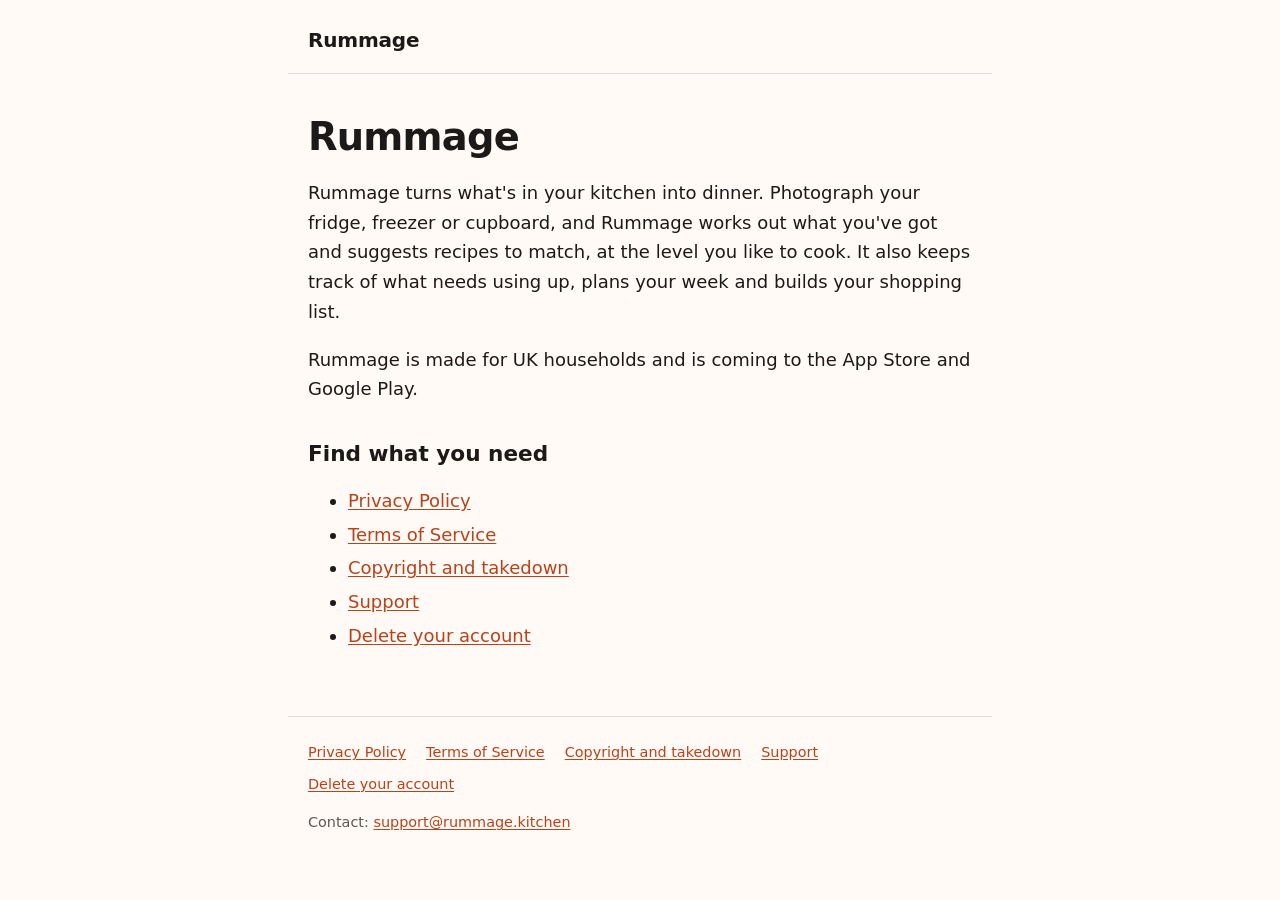
<file: index.html>
<!doctype html>
<html lang="en-GB">
<head>
<meta charset="utf-8">
<meta name="viewport" content="width=device-width, initial-scale=1">
<title>Rummage — turn what is in your kitchen into dinner</title>
<meta name="description" content="Turn what is in your kitchen into dinner.">
<link rel="canonical" href="https://rummage.kitchen/">
<meta name="color-scheme" content="light dark">
<link rel="stylesheet" href="/style.css">
</head>
<body>
<header><a class="brand" href="/">Rummage</a></header>
<main>
<h1>Rummage</h1>
<p>Rummage turns what&#39;s in your kitchen into dinner. Photograph your fridge, freezer or cupboard, and Rummage works out what you&#39;ve got and suggests recipes to match, at the level you like to cook. It also keeps track of what needs using up, plans your week and builds your shopping list.</p>
<p>Rummage is made for UK households and is coming to the App Store and Google Play.</p>
<h2>Find what you need</h2>
<ul>
<li><a href="/privacy/">Privacy Policy</a></li>
<li><a href="/terms/">Terms of Service</a></li>
<li><a href="/copyright/">Copyright and takedown</a></li>
<li><a href="/support/">Support</a></li>
<li><a href="/delete-account/">Delete your account</a></li>
</ul>

</main>
<footer>
<nav aria-label="Footer">
<a href="/privacy/">Privacy Policy</a>
<a href="/terms/">Terms of Service</a>
<a href="/copyright/">Copyright and takedown</a>
<a href="/support/">Support</a>
<a href="/delete-account/">Delete your account</a>
</nav>
<p>Contact: <a href="mailto:support@rummage.kitchen">support@rummage.kitchen</a></p>
</footer>
</body>
</html>
</file>
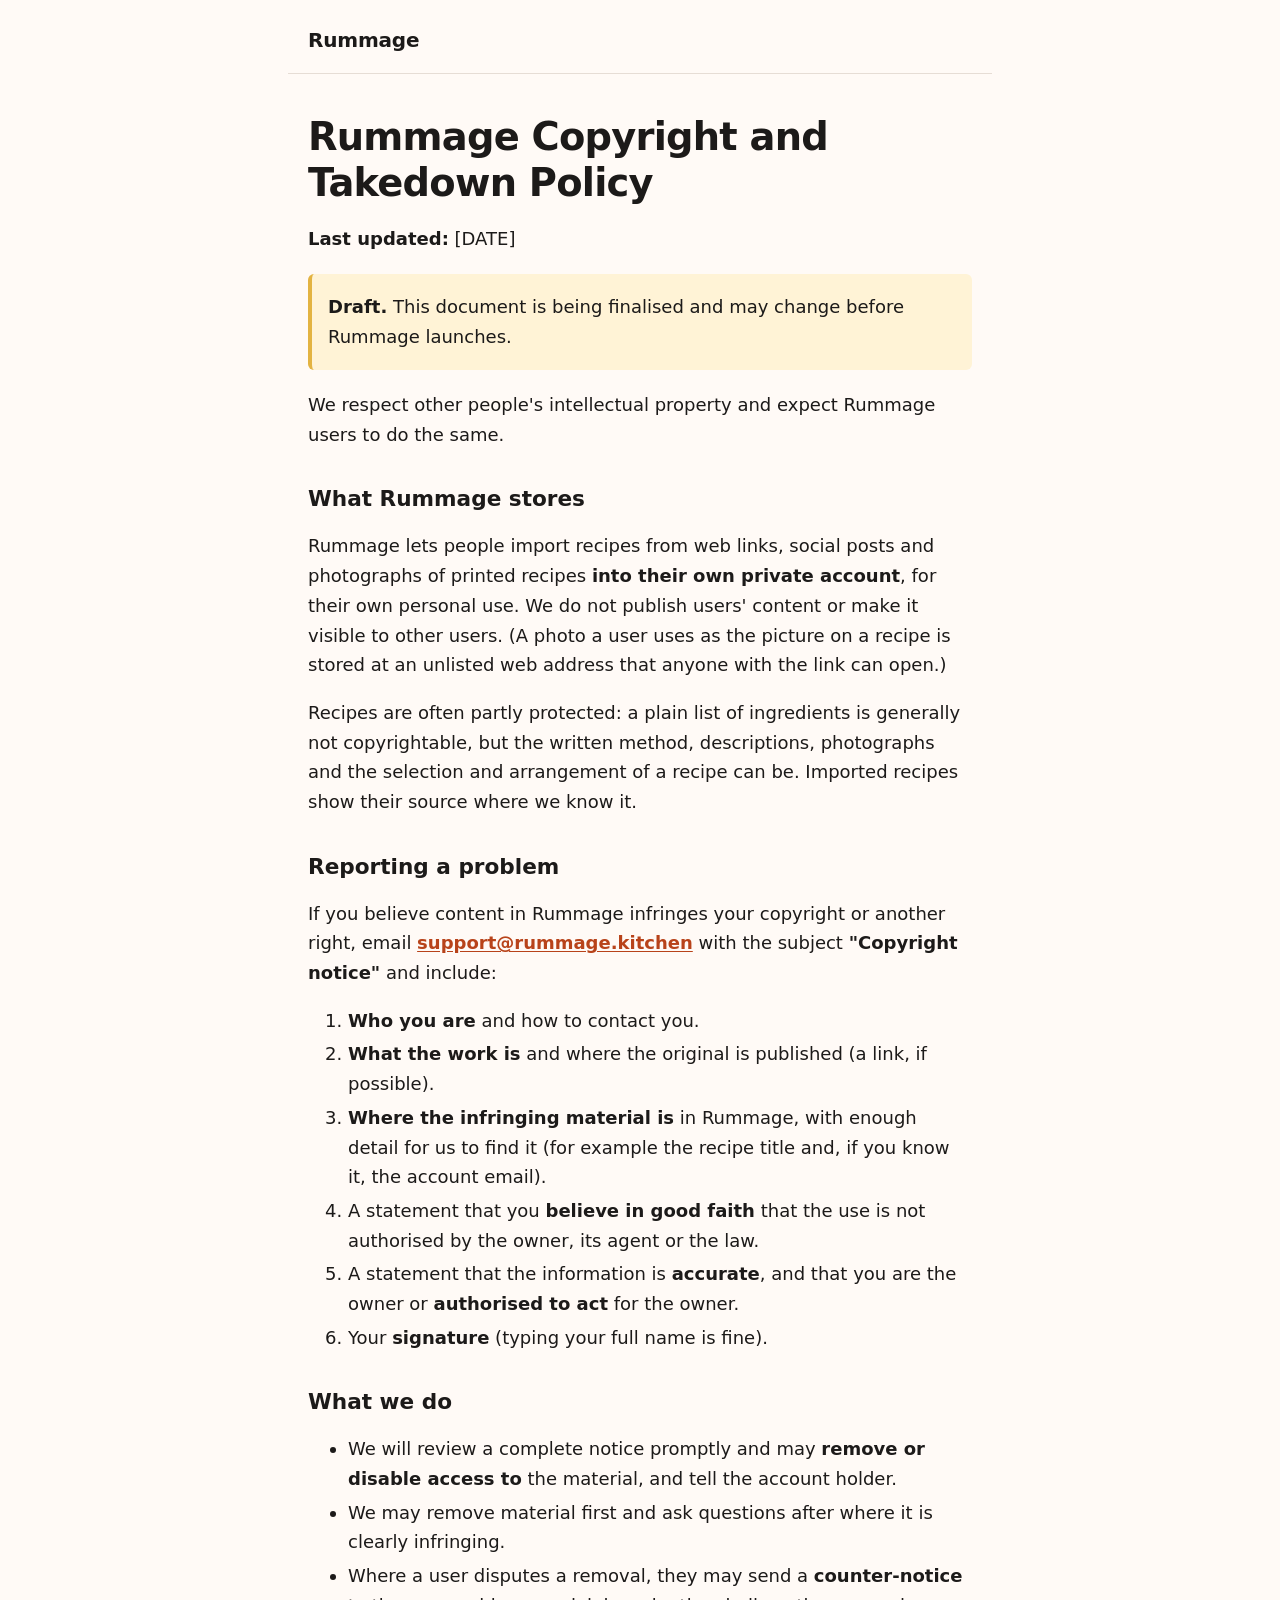
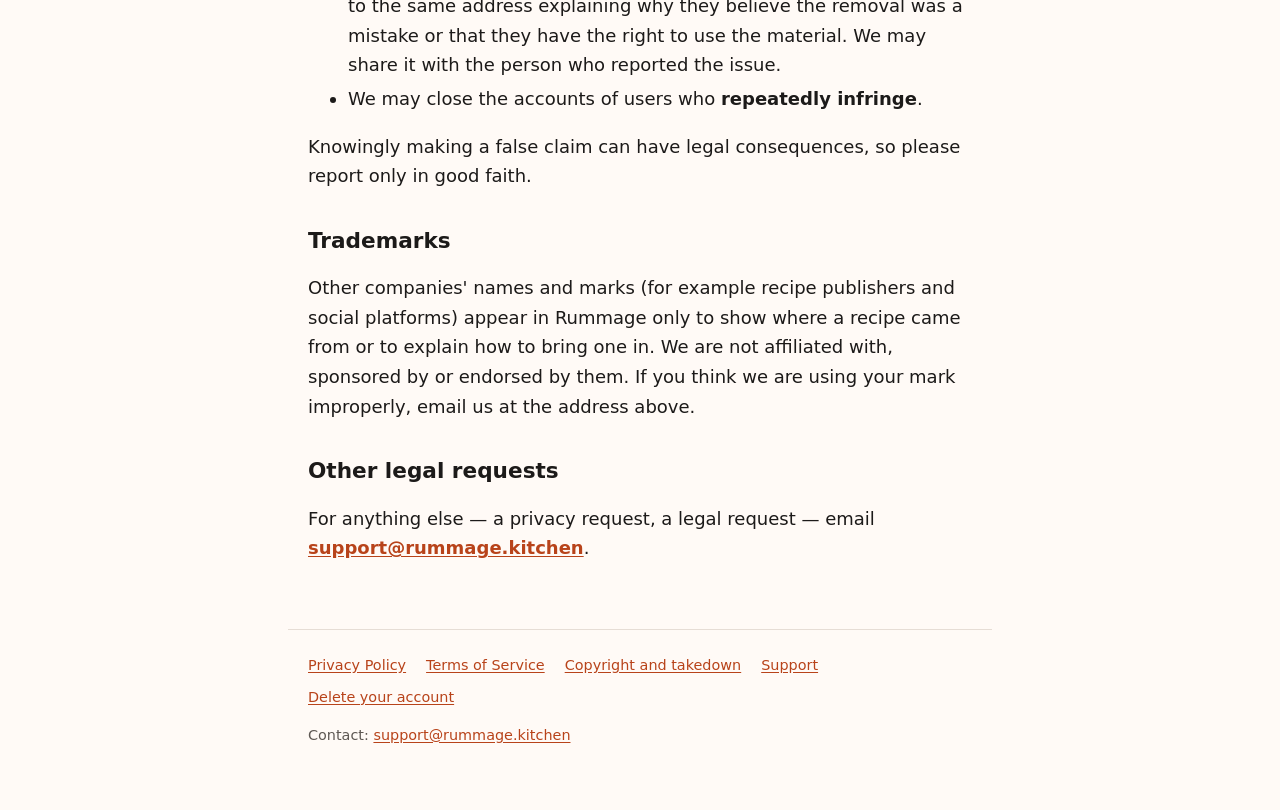
<file: copyright/index.html>
<!doctype html>
<html lang="en-GB">
<head>
<meta charset="utf-8">
<meta name="viewport" content="width=device-width, initial-scale=1">
<title>Copyright and takedown — Rummage</title>
<meta name="description" content="How to report a copyright concern.">
<link rel="canonical" href="https://rummage.kitchen/copyright/">
<meta name="color-scheme" content="light dark">
<link rel="stylesheet" href="/style.css">
</head>
<body>
<header><a class="brand" href="/">Rummage</a></header>
<main>
<h1>Rummage Copyright and Takedown Policy</h1>
<p><strong>Last updated:</strong> [DATE]</p>
<blockquote>
<p><strong>Draft.</strong> This document is being finalised and may change before Rummage launches.</p>
</blockquote>
<p>We respect other people&#39;s intellectual property and expect Rummage users to do the same.</p>
<h2>What Rummage stores</h2>
<p>Rummage lets people import recipes from web links, social posts and photographs of
printed recipes <strong>into their own private account</strong>, for their own personal use. We do
not publish users&#39; content or make it visible to other users. (A photo a user uses as the
picture on a recipe is stored at an unlisted web address that anyone with the link can
open.)</p>
<p>Recipes are often partly protected: a plain list of ingredients is generally not
copyrightable, but the written method, descriptions, photographs and the selection and
arrangement of a recipe can be. Imported recipes show their source where we know it.</p>
<h2>Reporting a problem</h2>
<p>If you believe content in Rummage infringes your copyright or another right, email
<strong><a href="mailto:support@rummage.kitchen">support@rummage.kitchen</a></strong> with the subject <strong>&quot;Copyright notice&quot;</strong> and include:</p>
<ol>
<li><strong>Who you are</strong> and how to contact you.</li>
<li><strong>What the work is</strong> and where the original is published (a link, if possible).</li>
<li><strong>Where the infringing material is</strong> in Rummage, with enough detail for us to find it
(for example the recipe title and, if you know it, the account email).</li>
<li>A statement that you <strong>believe in good faith</strong> that the use is not authorised by the
owner, its agent or the law.</li>
<li>A statement that the information is <strong>accurate</strong>, and that you are the owner or
<strong>authorised to act</strong> for the owner.</li>
<li>Your <strong>signature</strong> (typing your full name is fine).</li>
</ol>
<h2>What we do</h2>
<ul>
<li>We will review a complete notice promptly and may <strong>remove or disable access to</strong> the
material, and tell the account holder.</li>
<li>We may remove material first and ask questions after where it is clearly infringing.</li>
<li>Where a user disputes a removal, they may send a <strong>counter-notice</strong> to the same
address explaining why they believe the removal was a mistake or that they have the
right to use the material. We may share it with the person who reported the issue.</li>
<li>We may close the accounts of users who <strong>repeatedly infringe</strong>.</li>
</ul>
<p>Knowingly making a false claim can have legal consequences, so please report only in
good faith.</p>
<h2>Trademarks</h2>
<p>Other companies&#39; names and marks (for example recipe publishers and social platforms)
appear in Rummage only to show where a recipe came from or to explain how to bring one
in. We are not affiliated
with, sponsored by or endorsed by them. If you think we are using your mark improperly,
email us at the address above.</p>
<h2>Other legal requests</h2>
<p>For anything else — a privacy request, a legal request — email <strong><a href="mailto:support@rummage.kitchen">support@rummage.kitchen</a></strong>.</p>

</main>
<footer>
<nav aria-label="Footer">
<a href="/privacy/">Privacy Policy</a>
<a href="/terms/">Terms of Service</a>
<a href="/copyright/">Copyright and takedown</a>
<a href="/support/">Support</a>
<a href="/delete-account/">Delete your account</a>
</nav>
<p>Contact: <a href="mailto:support@rummage.kitchen">support@rummage.kitchen</a></p>
</footer>
</body>
</html>
</file>
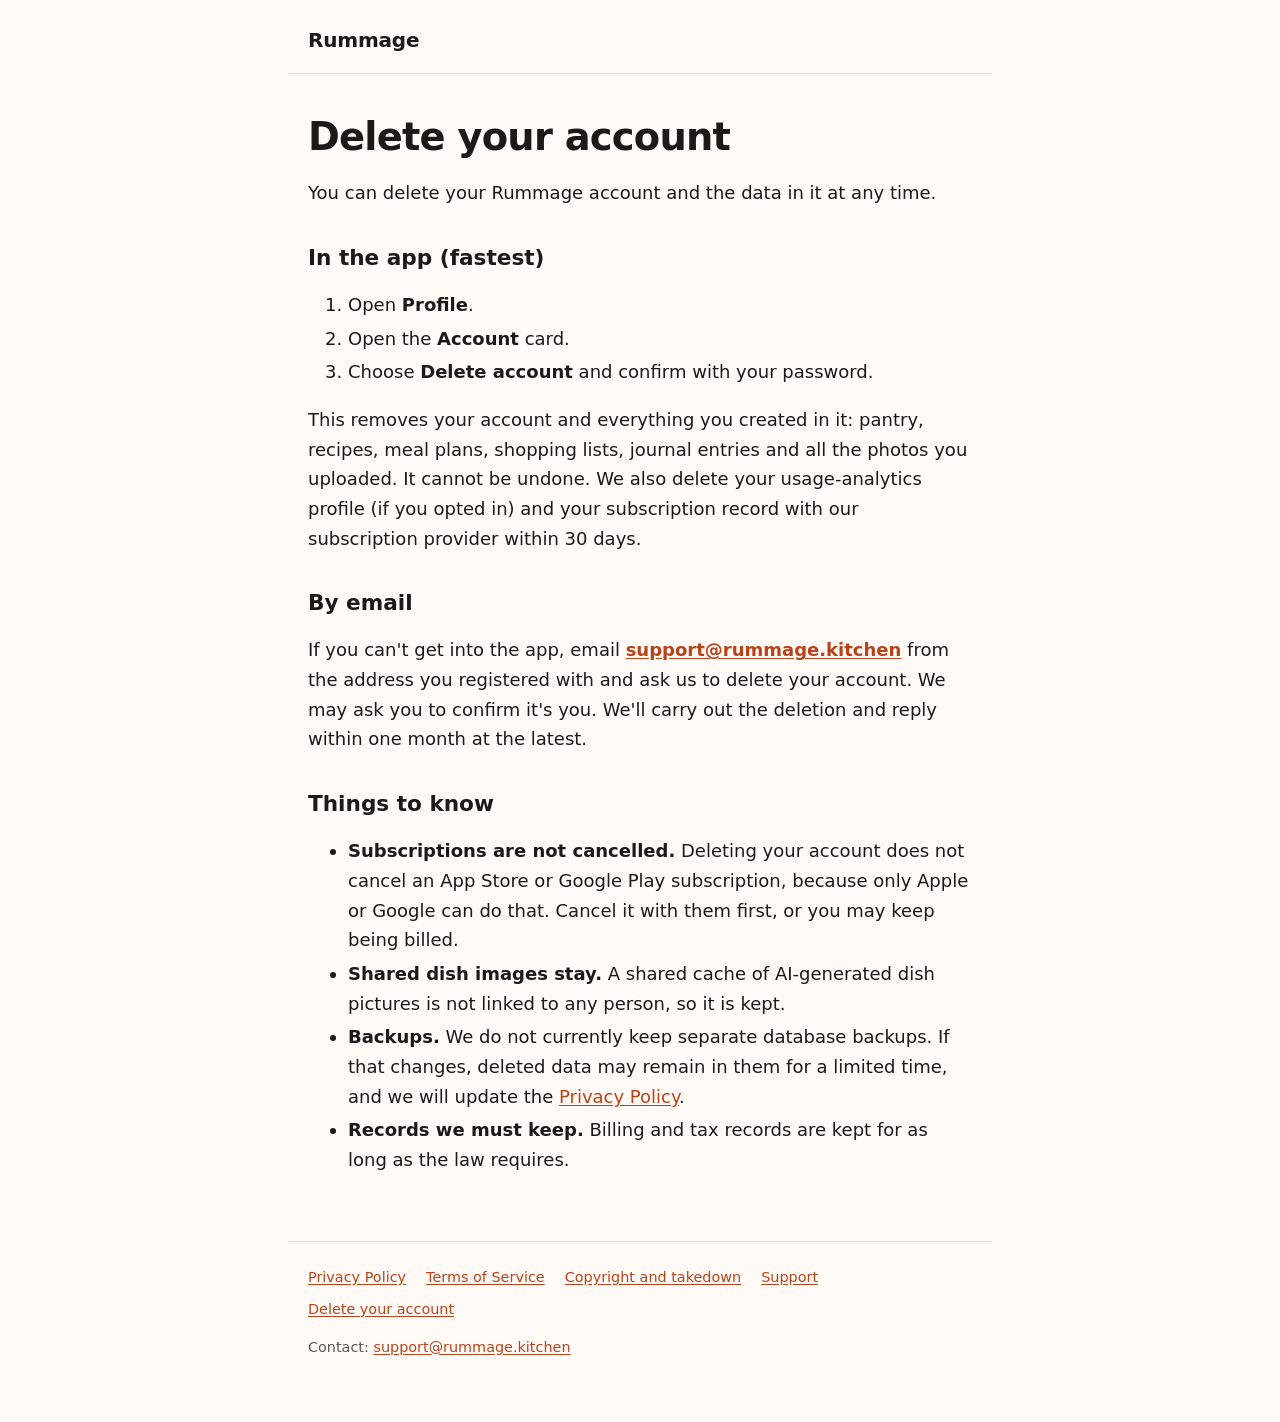
<file: delete-account/index.html>
<!doctype html>
<html lang="en-GB">
<head>
<meta charset="utf-8">
<meta name="viewport" content="width=device-width, initial-scale=1">
<title>Delete your account — Rummage</title>
<meta name="description" content="How to delete your Rummage account and data.">
<link rel="canonical" href="https://rummage.kitchen/delete-account/">
<meta name="color-scheme" content="light dark">
<link rel="stylesheet" href="/style.css">
</head>
<body>
<header><a class="brand" href="/">Rummage</a></header>
<main>
<h1>Delete your account</h1>
<p>You can delete your Rummage account and the data in it at any time.</p>
<h2>In the app (fastest)</h2>
<ol>
<li>Open <strong>Profile</strong>.</li>
<li>Open the <strong>Account</strong> card.</li>
<li>Choose <strong>Delete account</strong> and confirm with your password.</li>
</ol>
<p>This removes your account and everything you created in it: pantry, recipes, meal plans, shopping lists, journal entries and all the photos you uploaded. It cannot be undone. We also delete your usage-analytics profile (if you opted in) and your subscription record with our subscription provider within 30 days.</p>
<h2>By email</h2>
<p>If you can&#39;t get into the app, email <strong><a href="mailto:support@rummage.kitchen">support@rummage.kitchen</a></strong> from the address you registered with and ask us to delete your account. We may ask you to confirm it&#39;s you. We&#39;ll carry out the deletion and reply within one month at the latest.</p>
<h2>Things to know</h2>
<ul>
<li><strong>Subscriptions are not cancelled.</strong> Deleting your account does not cancel an App Store or Google Play subscription, because only Apple or Google can do that. Cancel it with them first, or you may keep being billed.</li>
<li><strong>Shared dish images stay.</strong> A shared cache of AI-generated dish pictures is not linked to any person, so it is kept.</li>
<li><strong>Backups.</strong> We do not currently keep separate database backups. If that changes, deleted data may remain in them for a limited time, and we will update the <a href="/privacy/">Privacy Policy</a>.</li>
<li><strong>Records we must keep.</strong> Billing and tax records are kept for as long as the law requires.</li>
</ul>

</main>
<footer>
<nav aria-label="Footer">
<a href="/privacy/">Privacy Policy</a>
<a href="/terms/">Terms of Service</a>
<a href="/copyright/">Copyright and takedown</a>
<a href="/support/">Support</a>
<a href="/delete-account/">Delete your account</a>
</nav>
<p>Contact: <a href="mailto:support@rummage.kitchen">support@rummage.kitchen</a></p>
</footer>
</body>
</html>
</file>
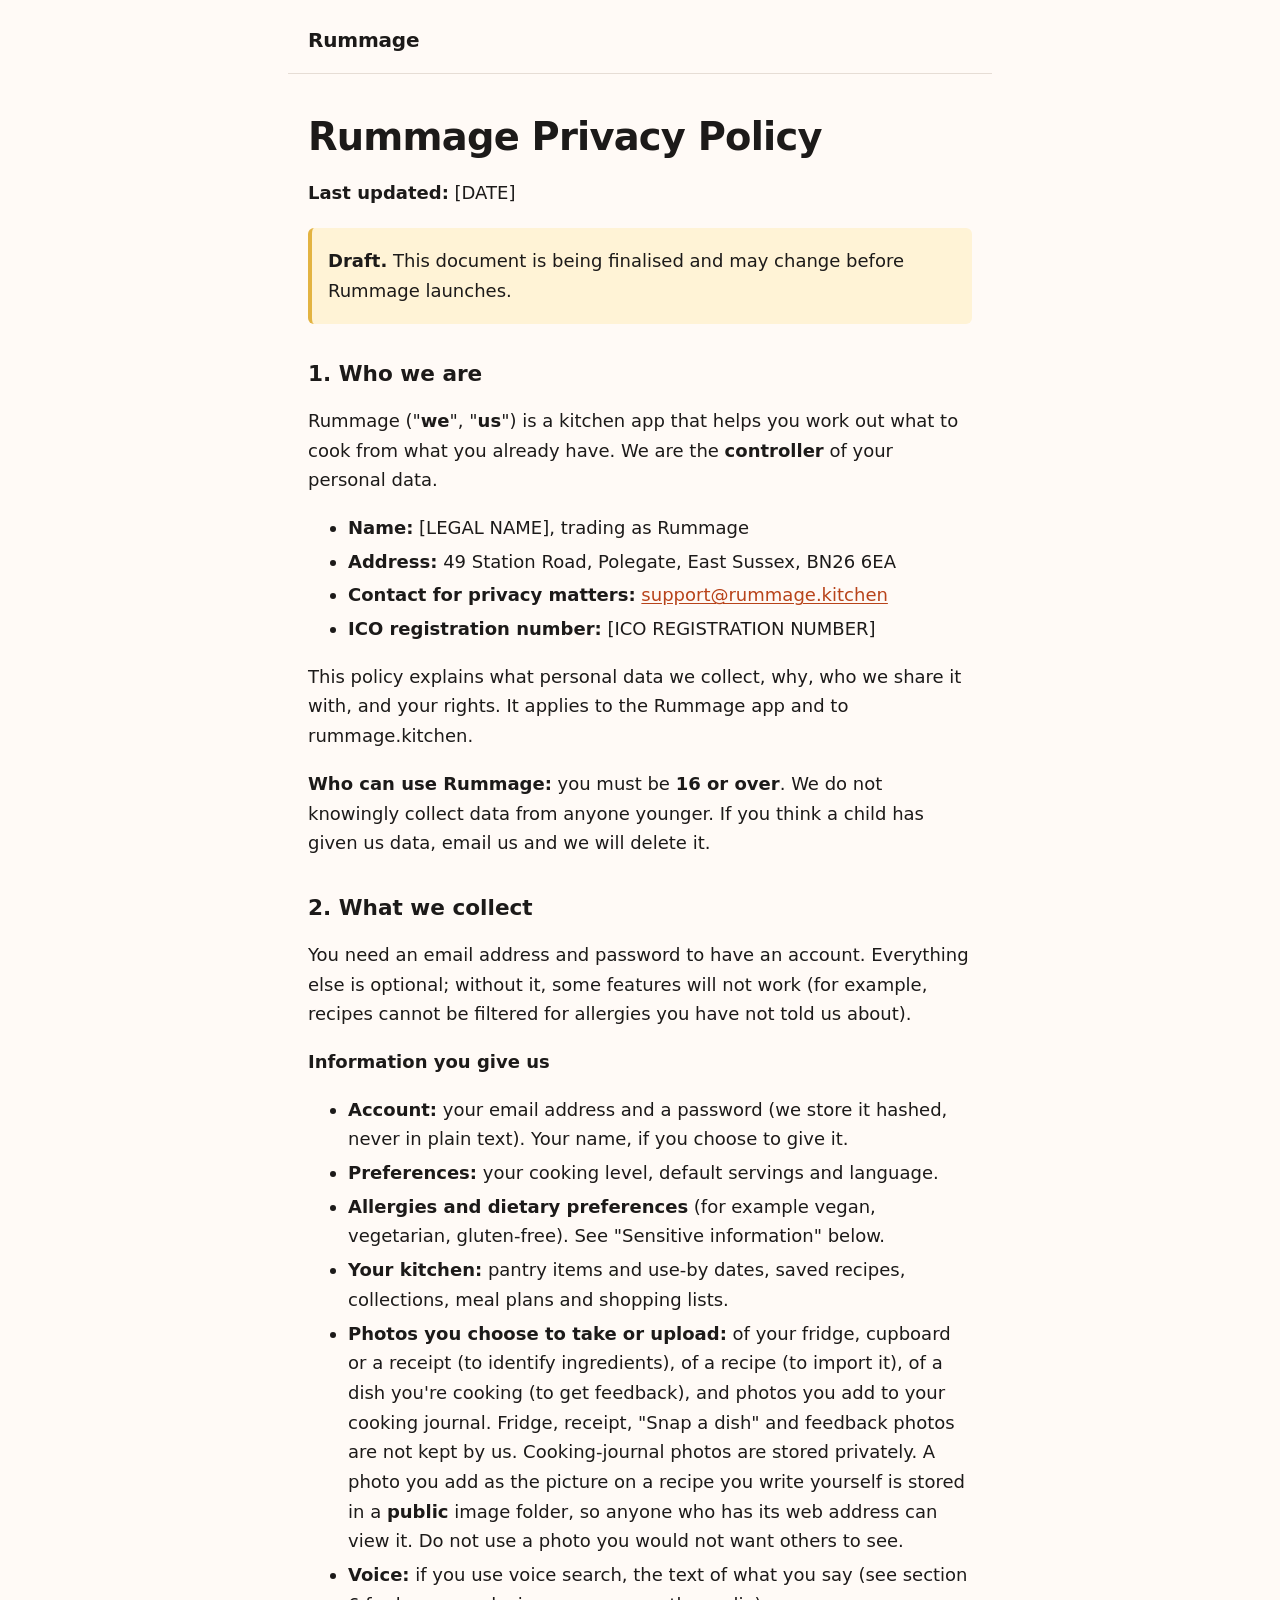
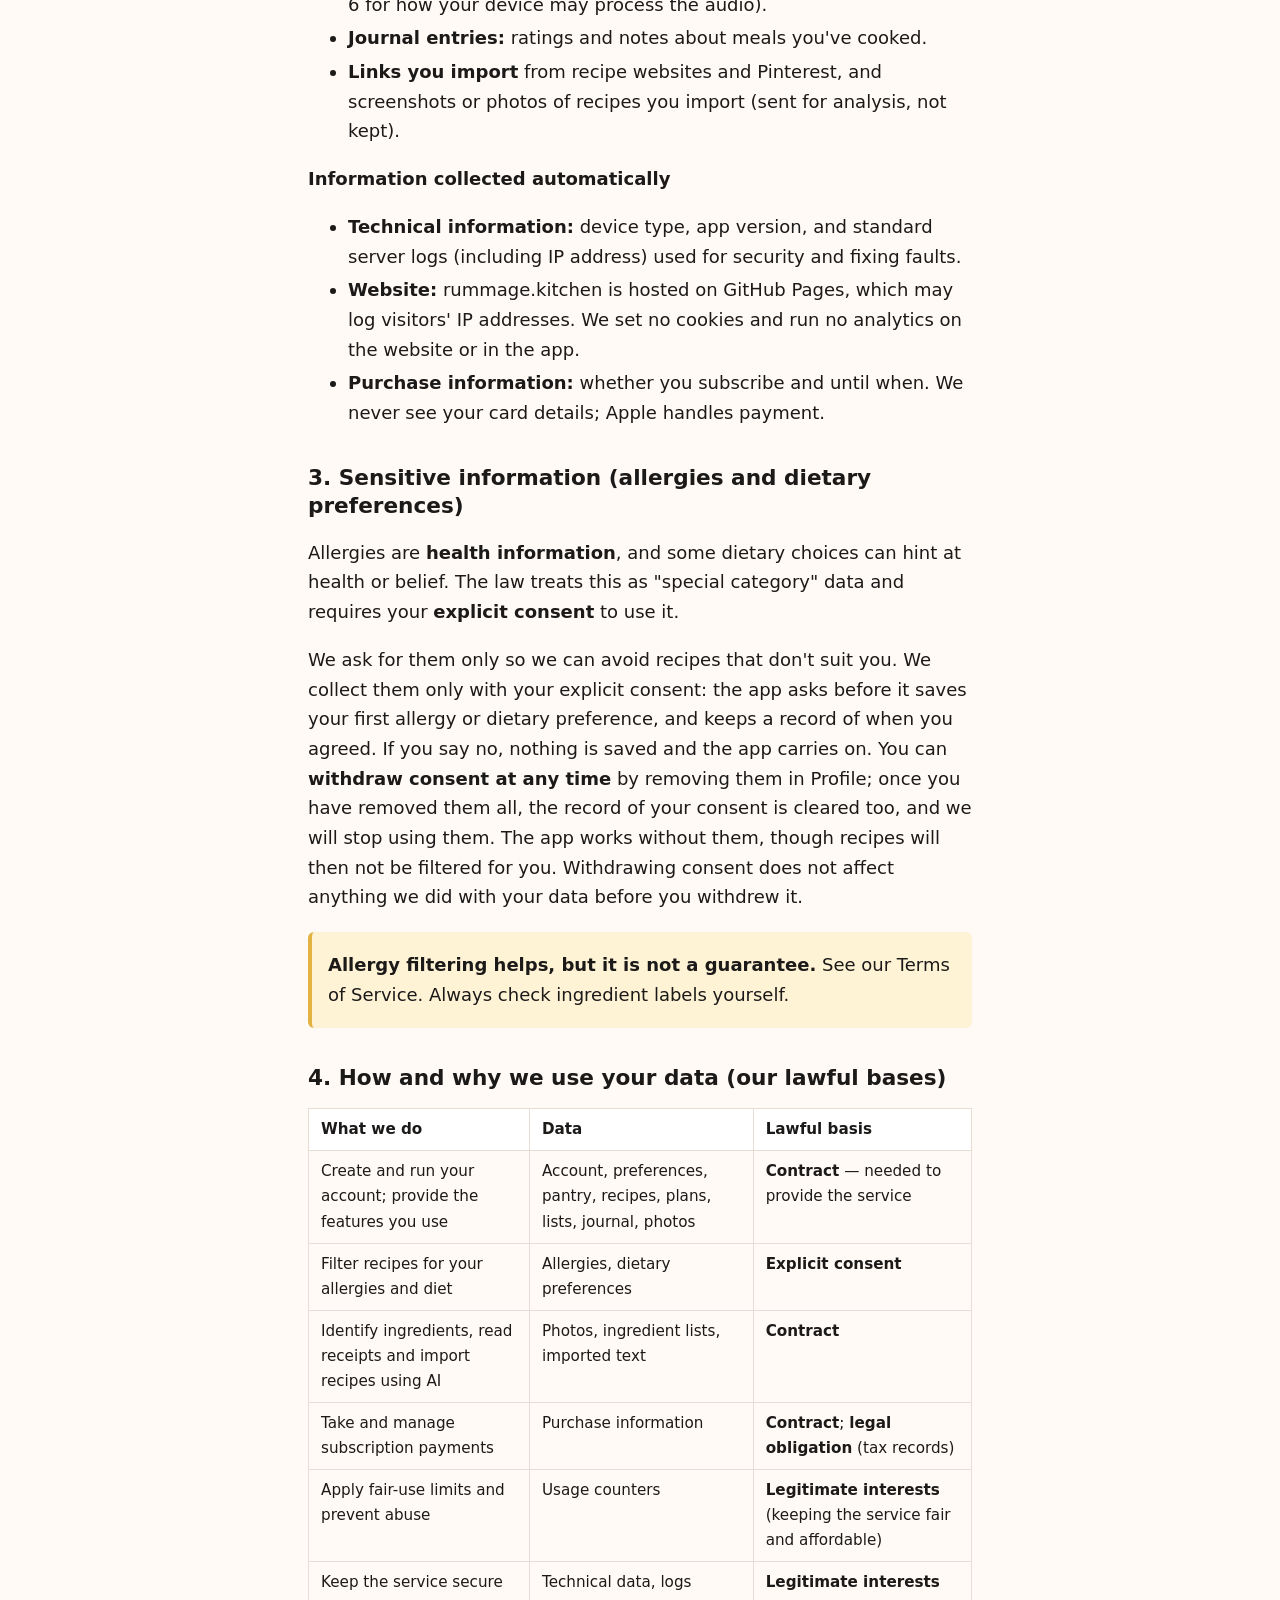
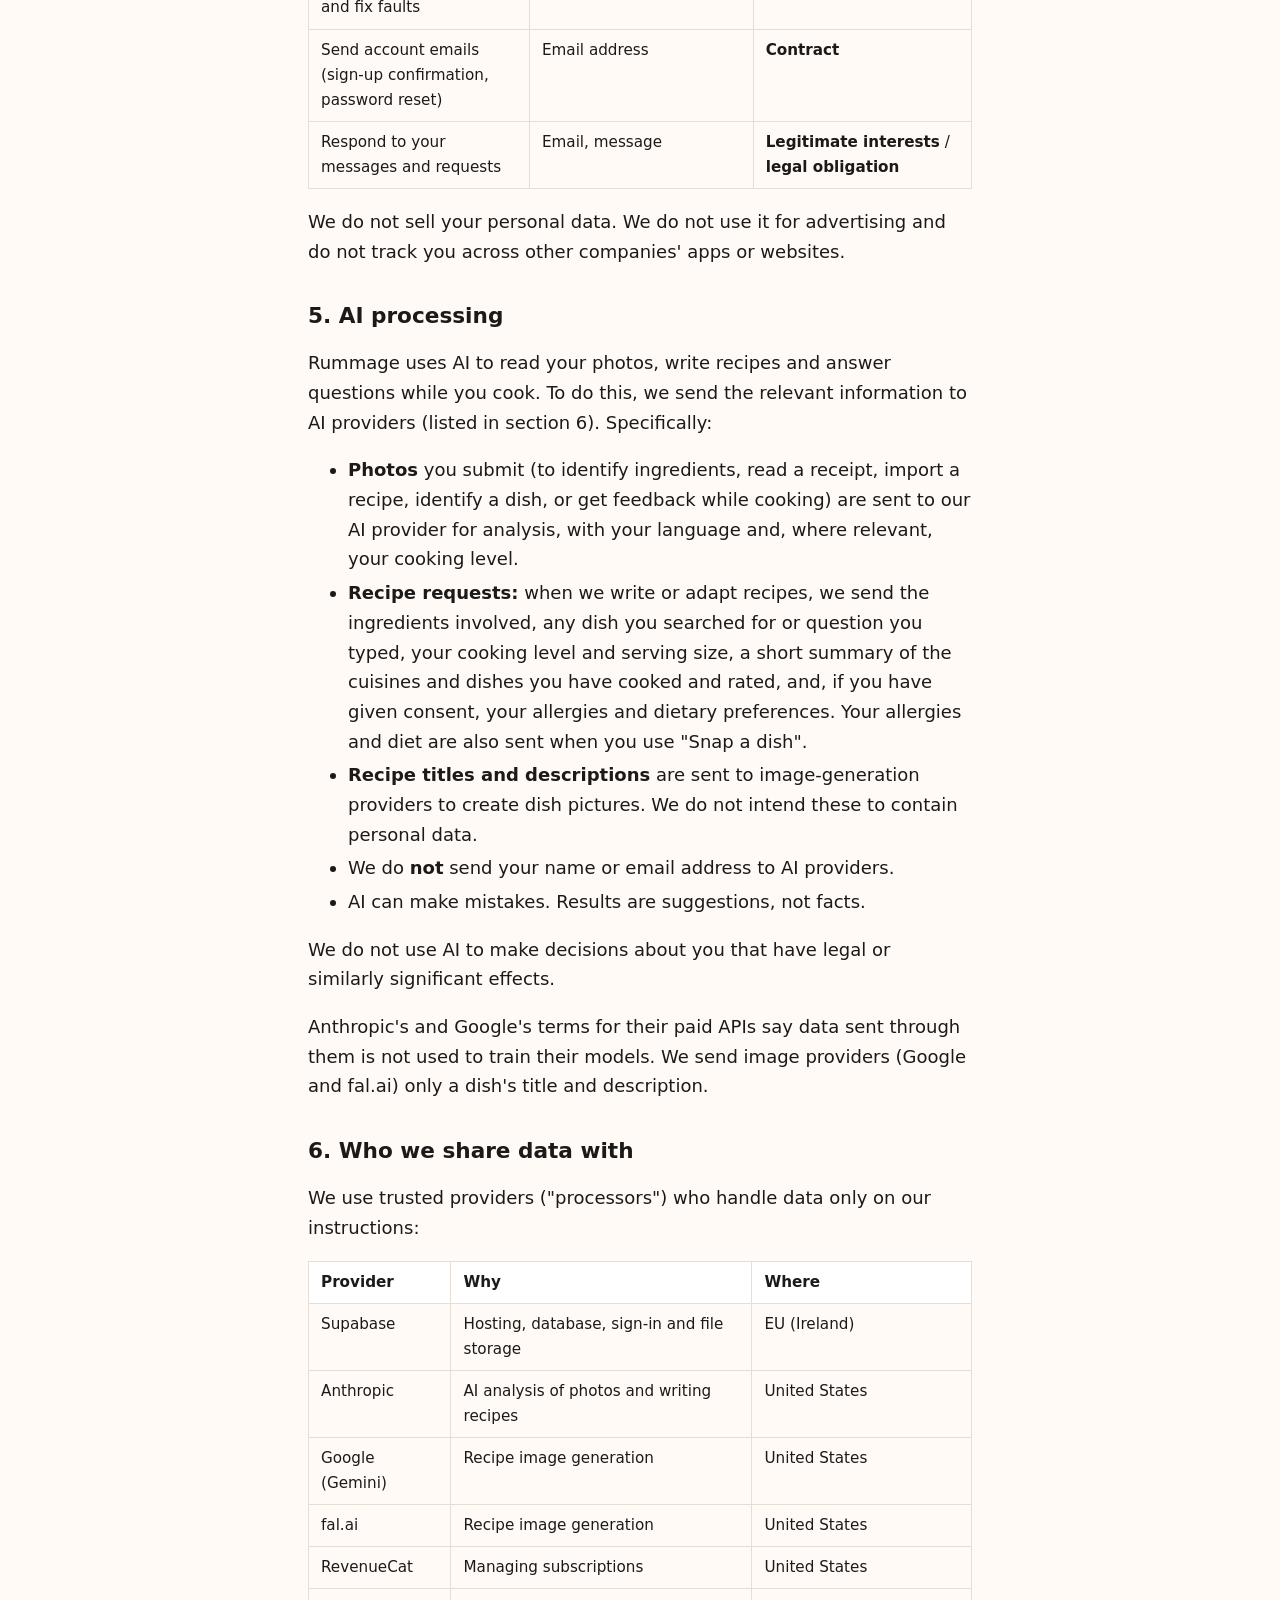
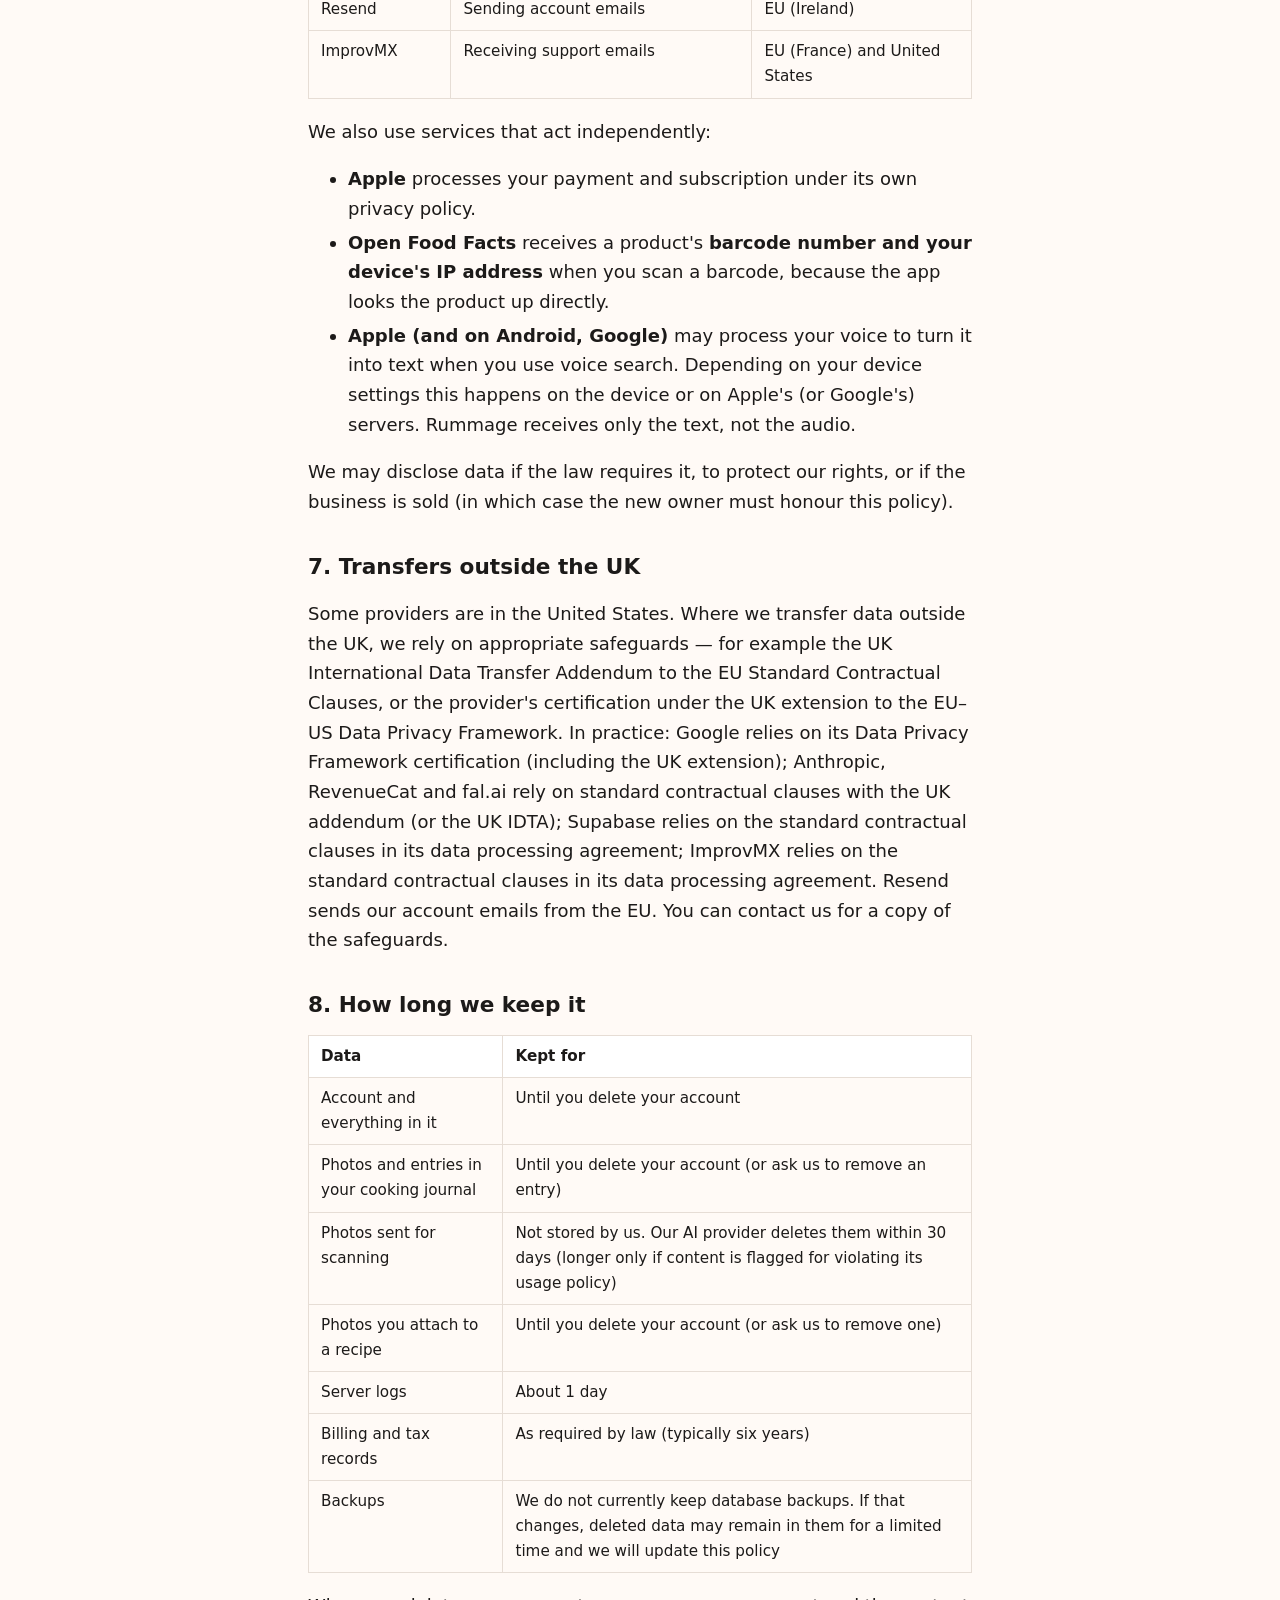
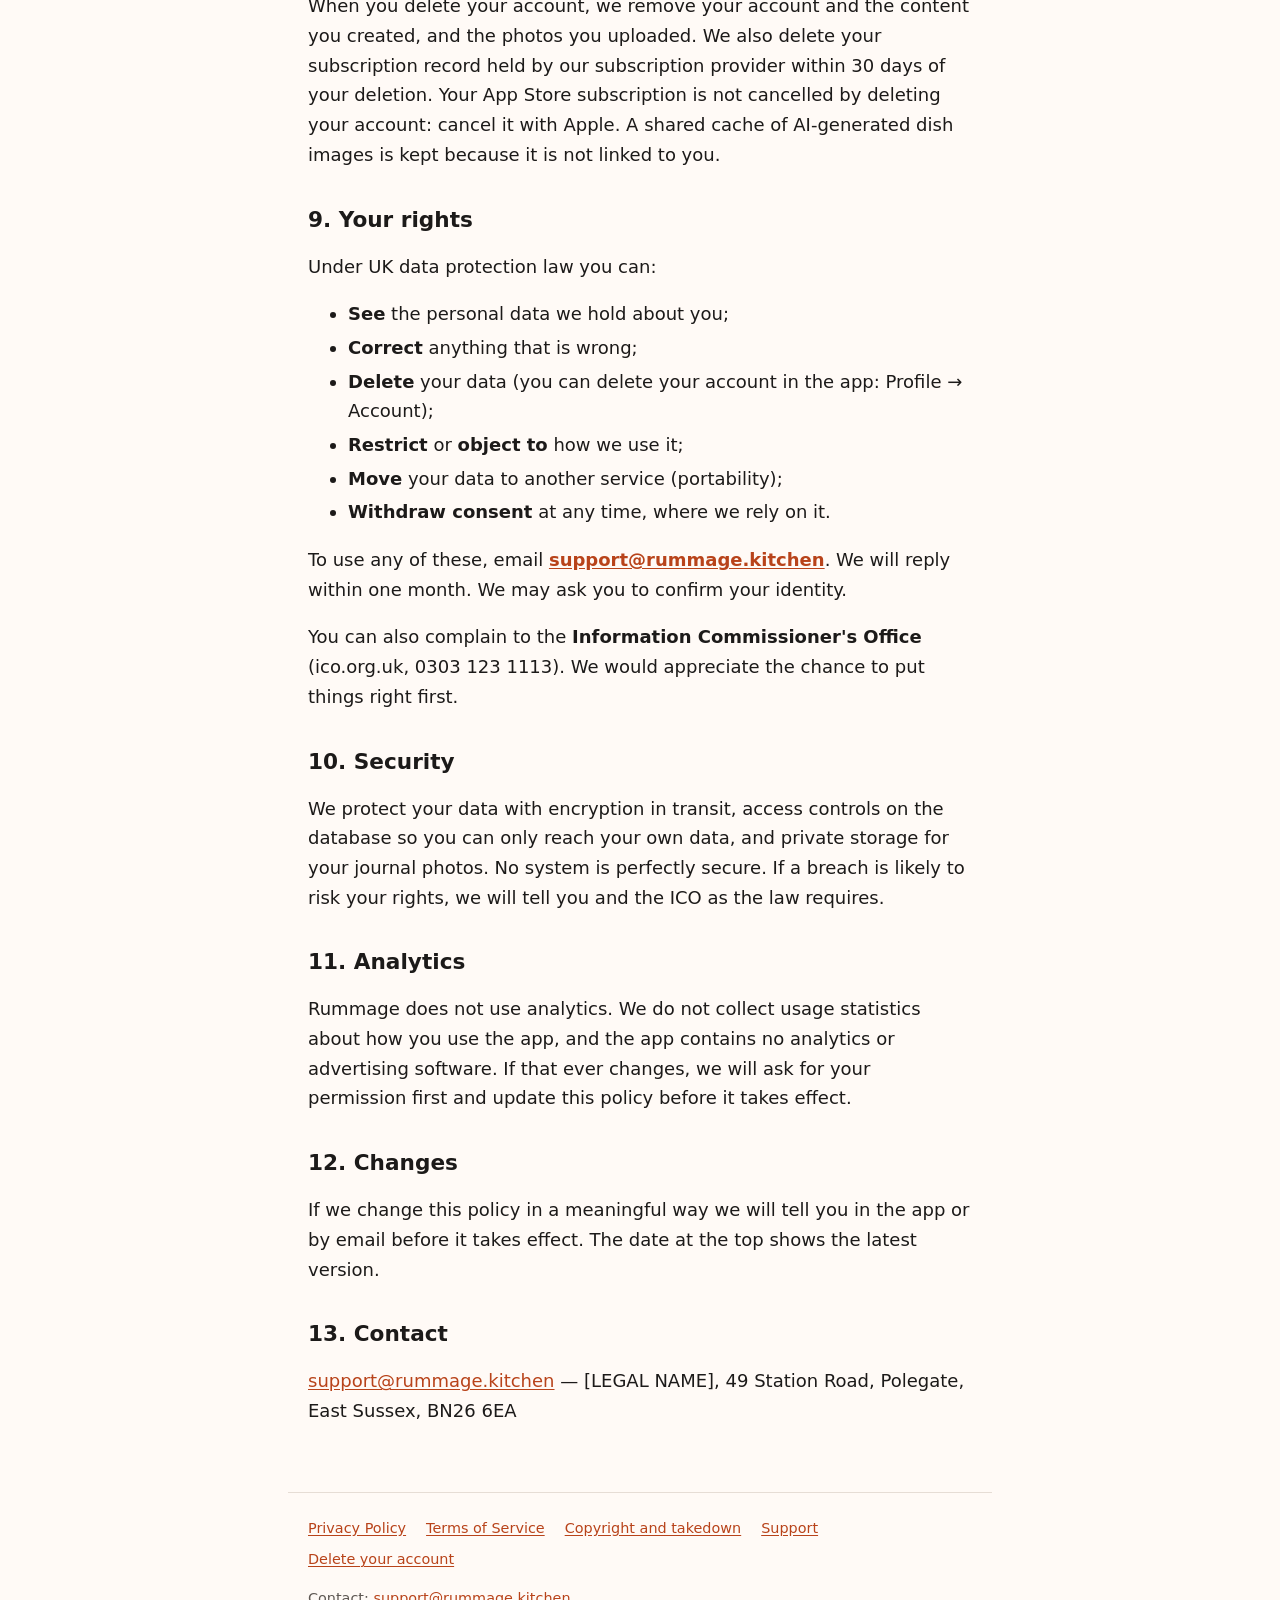
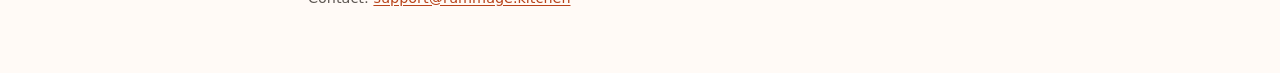
<file: privacy/index.html>
<!doctype html>
<html lang="en-GB">
<head>
<meta charset="utf-8">
<meta name="viewport" content="width=device-width, initial-scale=1">
<title>Privacy Policy — Rummage</title>
<meta name="description" content="How Rummage collects, uses and protects your data.">
<link rel="canonical" href="https://rummage.kitchen/privacy/">
<meta name="color-scheme" content="light dark">
<link rel="stylesheet" href="/style.css">
</head>
<body>
<header><a class="brand" href="/">Rummage</a></header>
<main>
<h1>Rummage Privacy Policy</h1>
<p><strong>Last updated:</strong> [DATE]</p>
<blockquote>
<p><strong>Draft.</strong> This document is being finalised and may change before Rummage launches.</p>
</blockquote>
<h2>1. Who we are</h2>
<p>Rummage (&quot;<strong>we</strong>&quot;, &quot;<strong>us</strong>&quot;) is a kitchen app that helps you work out what to cook
from what you already have. We are the <strong>controller</strong> of your personal data.</p>
<ul>
<li><strong>Name:</strong> [LEGAL NAME], trading as Rummage</li>
<li><strong>Address:</strong> 49 Station Road, Polegate, East Sussex, BN26 6EA</li>
<li><strong>Contact for privacy matters:</strong> <a href="mailto:support@rummage.kitchen">support@rummage.kitchen</a></li>
<li><strong>ICO registration number:</strong> [ICO REGISTRATION NUMBER]</li>
</ul>
<p>This policy explains what personal data we collect, why, who we share it with, and
your rights. It applies to the Rummage app and to rummage.kitchen.</p>
<p><strong>Who can use Rummage:</strong> you must be <strong>16 or over</strong>. We do not knowingly collect data
from anyone younger. If you think a child has given us data, email us and we will
delete it.</p>
<h2>2. What we collect</h2>
<p>You need an email address and password to have an account. Everything else is optional;
without it, some features will not work (for example, recipes cannot be filtered for
allergies you have not told us about).</p>
<p><strong>Information you give us</strong></p>
<ul>
<li><strong>Account:</strong> your email address and a password (we store it hashed, never in plain text).
Your name, if you choose to give it.</li>
<li><strong>Preferences:</strong> your cooking level, default servings and language.</li>
<li><strong>Allergies and dietary preferences</strong> (for example vegan, vegetarian, gluten-free).
See &quot;Sensitive information&quot; below.</li>
<li><strong>Your kitchen:</strong> pantry items and use-by dates, saved recipes, collections, meal plans
and shopping lists.</li>
<li><strong>Photos you choose to take or upload:</strong> of your fridge, cupboard or a receipt (to
identify ingredients), of a recipe (to import it), of a dish you&#39;re cooking (to get
feedback), and photos you add to your cooking journal. Fridge, receipt, &quot;Snap a dish&quot; and feedback
photos are not kept by us. Cooking-journal photos are stored privately. A photo you add as the picture on a recipe you write yourself is stored in a
<strong>public</strong> image folder, so anyone who has its web address can view it. Do not use a
photo you would not want others to see.</li>
<li><strong>Voice:</strong> if you use voice search, the text of what you say (see section 6 for how your device may process the audio).</li>
<li><strong>Journal entries:</strong> ratings and notes about meals you&#39;ve cooked.</li>
<li><strong>Links you import</strong> from recipe websites and Pinterest, and screenshots or photos of recipes you import (sent for analysis, not kept).</li>
</ul>
<p><strong>Information collected automatically</strong></p>
<ul>
<li><strong>Technical information:</strong> device type, app version, and standard server logs
(including IP address) used for security and fixing faults.</li>
<li><strong>Website:</strong> rummage.kitchen is hosted on GitHub Pages, which may log visitors&#39; IP
addresses. We set no cookies and run no analytics on the website or in the app.</li>
<li><strong>Purchase information:</strong> whether you subscribe and until when. We never see your
card details; Apple handles payment.</li>
</ul>
<h2>3. Sensitive information (allergies and dietary preferences)</h2>
<p>Allergies are <strong>health information</strong>, and some dietary choices can hint at health or
belief. The law treats this as &quot;special category&quot; data and requires your <strong>explicit
consent</strong> to use it.</p>
<p>We ask for them only so we can avoid recipes that don&#39;t suit you. We collect them
only with your explicit consent: the app asks before it saves your first allergy or
dietary preference, and keeps a record of when you agreed. If you say no, nothing is
saved and the app carries on. You can <strong>withdraw consent at any time</strong> by removing them
in Profile; once you have removed them all, the record of your consent is cleared too,
and we will stop using them. The
app works without them, though recipes will then not be filtered for you. Withdrawing
consent does not affect anything we did with your data before you withdrew it.</p>
<blockquote>
<p><strong>Allergy filtering helps, but it is not a guarantee.</strong> See our Terms of Service.
Always check ingredient labels yourself.</p>
</blockquote>
<h2>4. How and why we use your data (our lawful bases)</h2>
<table>
<thead>
<tr>
<th>What we do</th>
<th>Data</th>
<th>Lawful basis</th>
</tr>
</thead>
<tbody><tr>
<td>Create and run your account; provide the features you use</td>
<td>Account, preferences, pantry, recipes, plans, lists, journal, photos</td>
<td><strong>Contract</strong> — needed to provide the service</td>
</tr>
<tr>
<td>Filter recipes for your allergies and diet</td>
<td>Allergies, dietary preferences</td>
<td><strong>Explicit consent</strong></td>
</tr>
<tr>
<td>Identify ingredients, read receipts and import recipes using AI</td>
<td>Photos, ingredient lists, imported text</td>
<td><strong>Contract</strong></td>
</tr>
<tr>
<td>Take and manage subscription payments</td>
<td>Purchase information</td>
<td><strong>Contract</strong>; <strong>legal obligation</strong> (tax records)</td>
</tr>
<tr>
<td>Apply fair-use limits and prevent abuse</td>
<td>Usage counters</td>
<td><strong>Legitimate interests</strong> (keeping the service fair and affordable)</td>
</tr>
<tr>
<td>Keep the service secure and fix faults</td>
<td>Technical data, logs</td>
<td><strong>Legitimate interests</strong></td>
</tr>
<tr>
<td>Send account emails (sign-up confirmation, password reset)</td>
<td>Email address</td>
<td><strong>Contract</strong></td>
</tr>
<tr>
<td>Respond to your messages and requests</td>
<td>Email, message</td>
<td><strong>Legitimate interests</strong> / <strong>legal obligation</strong></td>
</tr>
</tbody></table>
<p>We do not sell your personal data. We do not use it for advertising and do not track
you across other companies&#39; apps or websites.</p>
<h2>5. AI processing</h2>
<p>Rummage uses AI to read your photos, write recipes and answer questions while you
cook. To do this, we send the relevant information to AI providers (listed in section
6). Specifically:</p>
<ul>
<li><strong>Photos</strong> you submit (to identify ingredients, read a receipt, import a recipe,
identify a dish, or get feedback while cooking) are sent to our AI provider for
analysis, with your language and, where relevant, your cooking level.</li>
<li><strong>Recipe requests:</strong> when we write or adapt recipes, we send the ingredients involved,
any dish you searched for or question you typed, your cooking level and serving size,
a short summary of the cuisines and dishes you have cooked and rated, and, if you
have given consent, your allergies and dietary preferences. Your allergies and diet
are also sent when you use &quot;Snap a dish&quot;.</li>
<li><strong>Recipe titles and descriptions</strong> are sent to image-generation providers to create
dish pictures. We do not intend these to contain personal data.</li>
<li>We do <strong>not</strong> send your name or email address to AI providers.</li>
<li>AI can make mistakes. Results are suggestions, not facts.</li>
</ul>
<p>We do not use AI to make decisions about you that have legal or similarly significant
effects.</p>
<p>Anthropic&#39;s and Google&#39;s terms for their paid APIs say data sent through them is not
used to train their models. We send image providers (Google and fal.ai) only a dish&#39;s title and description.</p>
<h2>6. Who we share data with</h2>
<p>We use trusted providers (&quot;processors&quot;) who handle data only on our instructions:</p>
<table>
<thead>
<tr>
<th>Provider</th>
<th>Why</th>
<th>Where</th>
</tr>
</thead>
<tbody><tr>
<td>Supabase</td>
<td>Hosting, database, sign-in and file storage</td>
<td>EU (Ireland)</td>
</tr>
<tr>
<td>Anthropic</td>
<td>AI analysis of photos and writing recipes</td>
<td>United States</td>
</tr>
<tr>
<td>Google (Gemini)</td>
<td>Recipe image generation</td>
<td>United States</td>
</tr>
<tr>
<td>fal.ai</td>
<td>Recipe image generation</td>
<td>United States</td>
</tr>
<tr>
<td>RevenueCat</td>
<td>Managing subscriptions</td>
<td>United States</td>
</tr>
<tr>
<td>Resend</td>
<td>Sending account emails</td>
<td>EU (Ireland)</td>
</tr>
<tr>
<td>ImprovMX</td>
<td>Receiving support emails</td>
<td>EU (France) and United States</td>
</tr>
</tbody></table>
<p>We also use services that act independently:</p>
<ul>
<li><strong>Apple</strong> processes your payment and subscription under its own privacy policy.</li>
<li><strong>Open Food Facts</strong> receives a product&#39;s <strong>barcode number and your device&#39;s IP
address</strong> when you scan a barcode, because the app looks the product up directly.</li>
<li><strong>Apple (and on Android, Google)</strong> may process your voice to turn it into text when
you use voice search. Depending on your device settings this happens on the device or
on Apple&#39;s (or Google&#39;s) servers. Rummage receives only the text, not the audio.</li>
</ul>
<p>We may disclose data if the law requires it, to protect our rights, or if the business
is sold (in which case the new owner must honour this policy).</p>
<h2>7. Transfers outside the UK</h2>
<p>Some providers are in the United States. Where we transfer data outside the UK, we rely
on appropriate safeguards — for example the UK International Data Transfer Addendum to
the EU Standard Contractual Clauses, or the provider&#39;s certification under the UK
extension to the EU–US Data Privacy Framework. In practice: Google relies on its
Data Privacy Framework certification (including the UK extension); Anthropic, RevenueCat and
fal.ai rely on standard contractual clauses with the UK addendum (or the UK IDTA); Supabase
relies on the standard contractual clauses in its data processing agreement; ImprovMX
relies on the standard contractual clauses in its data processing agreement. Resend sends our
account emails from the EU. You can contact us for a copy of the safeguards.</p>
<h2>8. How long we keep it</h2>
<table>
<thead>
<tr>
<th>Data</th>
<th>Kept for</th>
</tr>
</thead>
<tbody><tr>
<td>Account and everything in it</td>
<td>Until you delete your account</td>
</tr>
<tr>
<td>Photos and entries in your cooking journal</td>
<td>Until you delete your account (or ask us to remove an entry)</td>
</tr>
<tr>
<td>Photos sent for scanning</td>
<td>Not stored by us. Our AI provider deletes them within 30 days (longer only if content is flagged for violating its usage policy)</td>
</tr>
<tr>
<td>Photos you attach to a recipe</td>
<td>Until you delete your account (or ask us to remove one)</td>
</tr>
<tr>
<td>Server logs</td>
<td>About 1 day</td>
</tr>
<tr>
<td>Billing and tax records</td>
<td>As required by law (typically six years)</td>
</tr>
<tr>
<td>Backups</td>
<td>We do not currently keep database backups. If that changes, deleted data may remain in them for a limited time and we will update this policy</td>
</tr>
</tbody></table>
<p>When you delete your account, we remove your account and the content you created, and
the photos you uploaded. We also delete your subscription record held by our subscription provider
within 30 days of your deletion. Your App Store subscription is not cancelled by deleting your account: cancel
it with Apple. A shared cache of AI-generated dish images is kept
because it is not linked to you.</p>
<h2>9. Your rights</h2>
<p>Under UK data protection law you can:</p>
<ul>
<li><strong>See</strong> the personal data we hold about you;</li>
<li><strong>Correct</strong> anything that is wrong;</li>
<li><strong>Delete</strong> your data (you can delete your account in the app: Profile → Account);</li>
<li><strong>Restrict</strong> or <strong>object to</strong> how we use it;</li>
<li><strong>Move</strong> your data to another service (portability);</li>
<li><strong>Withdraw consent</strong> at any time, where we rely on it.</li>
</ul>
<p>To use any of these, email <strong><a href="mailto:support@rummage.kitchen">support@rummage.kitchen</a></strong>. We will reply within one month.
We may ask you to confirm your identity.</p>
<p>You can also complain to the <strong>Information Commissioner&#39;s Office</strong> (ico.org.uk,
0303 123 1113). We would appreciate the chance to put things right first.</p>
<h2>10. Security</h2>
<p>We protect your data with encryption in transit, access controls on the database so you
can only reach your own data, and private storage for your journal photos. No system is
perfectly secure. If a breach is likely to risk your rights, we will tell you and the
ICO as the law requires.</p>
<h2>11. Analytics</h2>
<p>Rummage does not use analytics. We do not collect usage statistics about how you use the
app, and the app contains no analytics or advertising software. If that ever changes, we
will ask for your permission first and update this policy before it takes effect.</p>
<h2>12. Changes</h2>
<p>If we change this policy in a meaningful way we will tell you in the app or by email
before it takes effect. The date at the top shows the latest version.</p>
<h2>13. Contact</h2>
<p><a href="mailto:support@rummage.kitchen">support@rummage.kitchen</a> — [LEGAL NAME], 49 Station Road, Polegate, East Sussex, BN26 6EA</p>

</main>
<footer>
<nav aria-label="Footer">
<a href="/privacy/">Privacy Policy</a>
<a href="/terms/">Terms of Service</a>
<a href="/copyright/">Copyright and takedown</a>
<a href="/support/">Support</a>
<a href="/delete-account/">Delete your account</a>
</nav>
<p>Contact: <a href="mailto:support@rummage.kitchen">support@rummage.kitchen</a></p>
</footer>
</body>
</html>
</file>
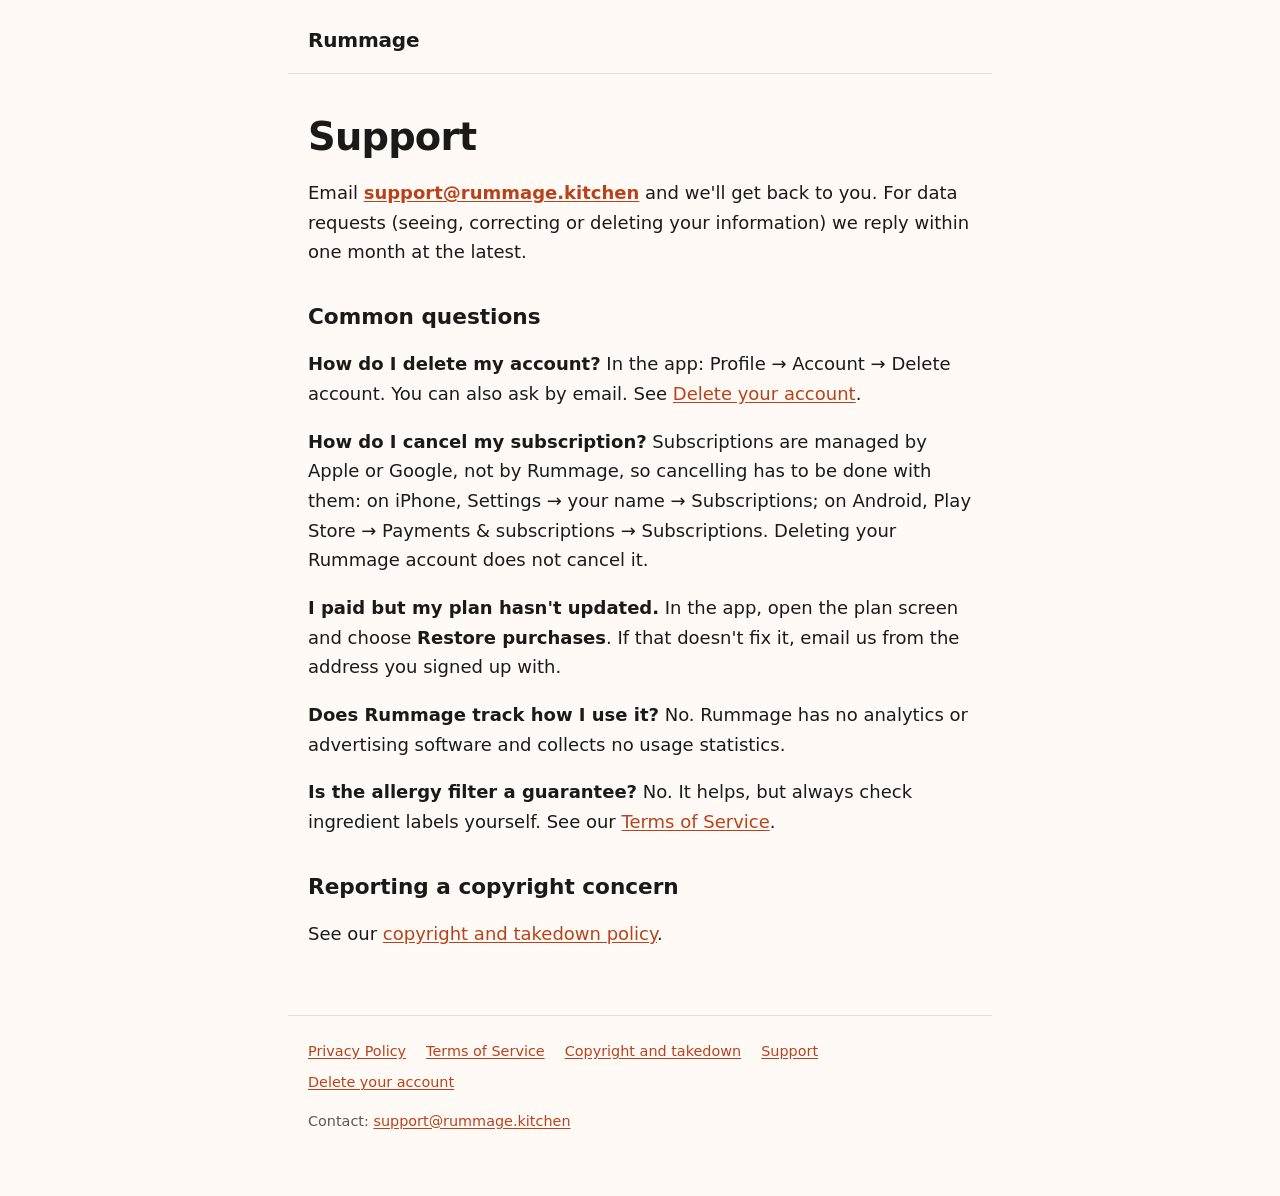
<file: support/index.html>
<!doctype html>
<html lang="en-GB">
<head>
<meta charset="utf-8">
<meta name="viewport" content="width=device-width, initial-scale=1">
<title>Support — Rummage</title>
<meta name="description" content="Help with Rummage.">
<link rel="canonical" href="https://rummage.kitchen/support/">
<meta name="color-scheme" content="light dark">
<link rel="stylesheet" href="/style.css">
</head>
<body>
<header><a class="brand" href="/">Rummage</a></header>
<main>
<h1>Support</h1>
<p>Email <strong><a href="mailto:support@rummage.kitchen">support@rummage.kitchen</a></strong> and we&#39;ll get back to you. For data requests (seeing, correcting or deleting your information) we reply within one month at the latest.</p>
<h2>Common questions</h2>
<p><strong>How do I delete my account?</strong>
In the app: Profile → Account → Delete account. You can also ask by email. See <a href="/delete-account/">Delete your account</a>.</p>
<p><strong>How do I cancel my subscription?</strong>
Subscriptions are managed by Apple or Google, not by Rummage, so cancelling has to be done with them: on iPhone, Settings → your name → Subscriptions; on Android, Play Store → Payments &amp; subscriptions → Subscriptions. Deleting your Rummage account does not cancel it.</p>
<p><strong>I paid but my plan hasn&#39;t updated.</strong>
In the app, open the plan screen and choose <strong>Restore purchases</strong>. If that doesn&#39;t fix it, email us from the address you signed up with.</p>
<p><strong>Does Rummage track how I use it?</strong>
No. Rummage has no analytics or advertising software and collects no usage statistics.</p>
<p><strong>Is the allergy filter a guarantee?</strong>
No. It helps, but always check ingredient labels yourself. See our <a href="/terms/">Terms of Service</a>.</p>
<h2>Reporting a copyright concern</h2>
<p>See our <a href="/copyright/">copyright and takedown policy</a>.</p>

</main>
<footer>
<nav aria-label="Footer">
<a href="/privacy/">Privacy Policy</a>
<a href="/terms/">Terms of Service</a>
<a href="/copyright/">Copyright and takedown</a>
<a href="/support/">Support</a>
<a href="/delete-account/">Delete your account</a>
</nav>
<p>Contact: <a href="mailto:support@rummage.kitchen">support@rummage.kitchen</a></p>
</footer>
</body>
</html>
</file>
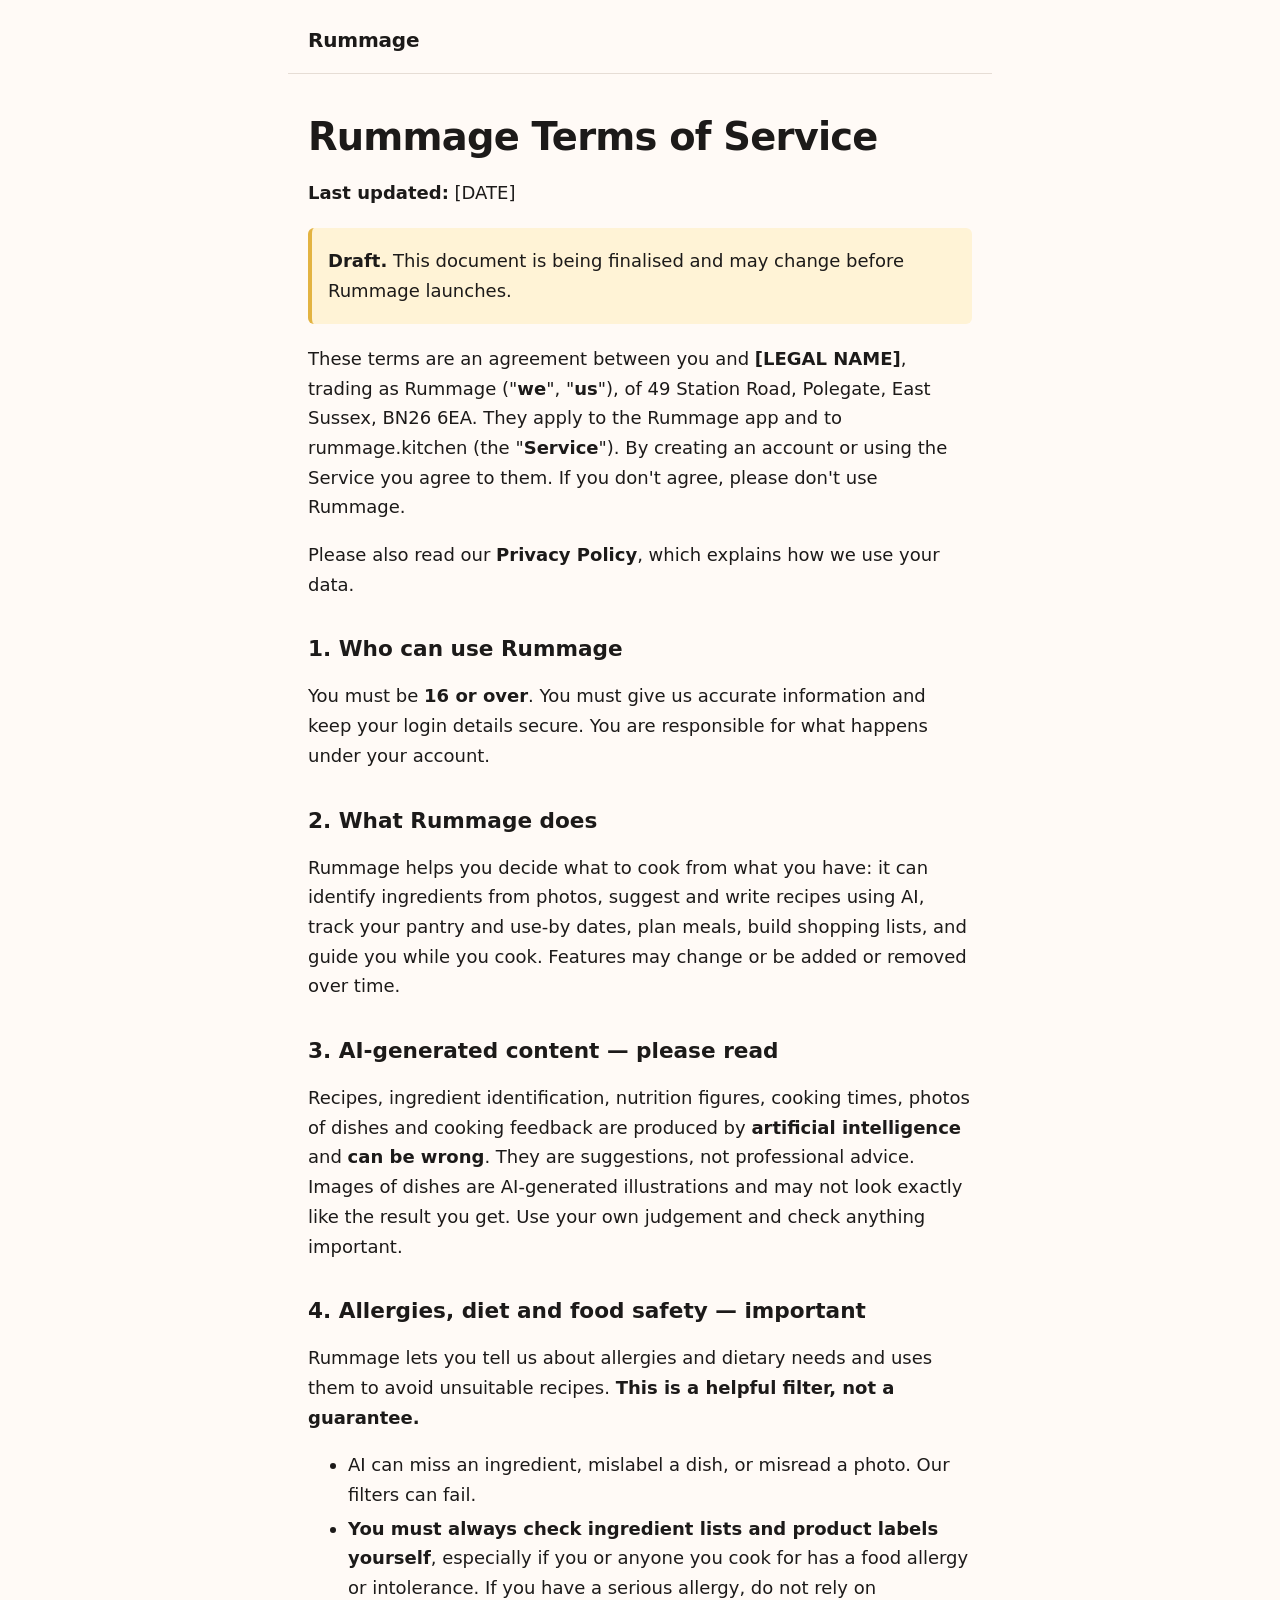
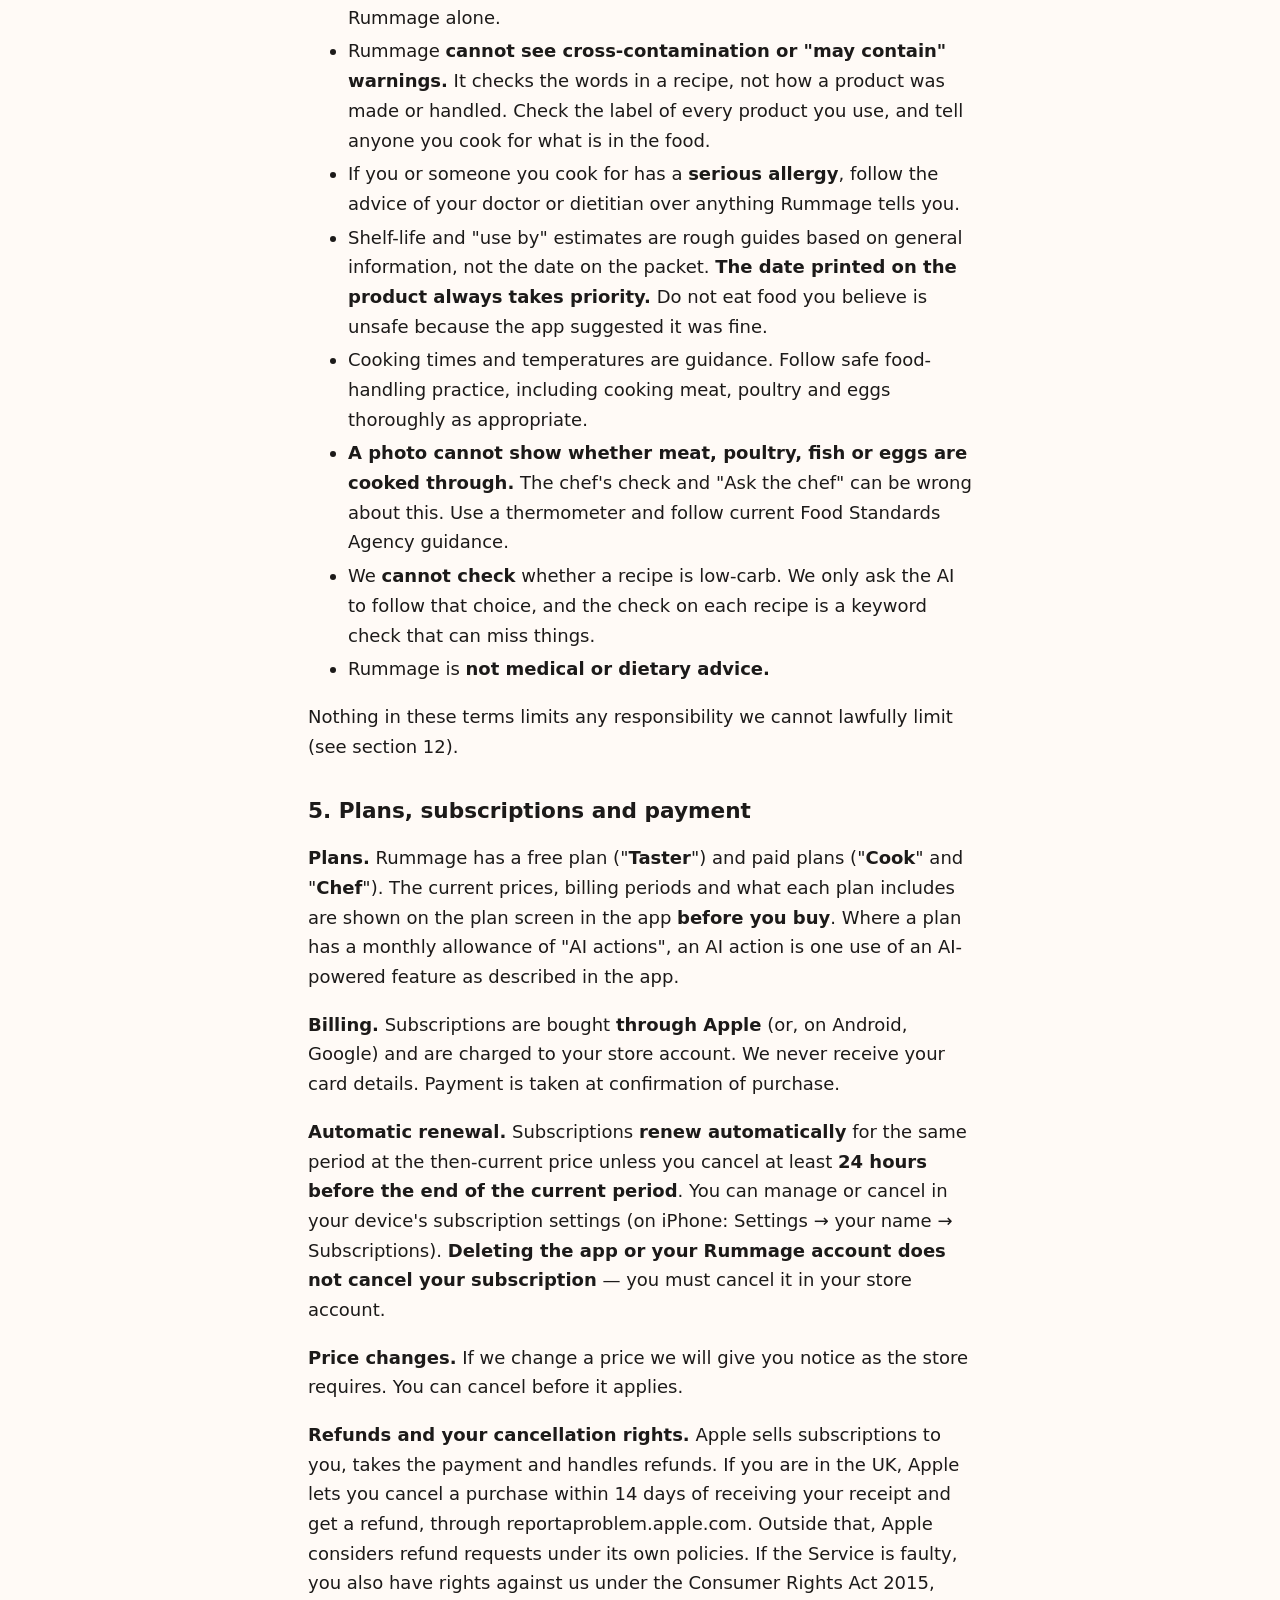
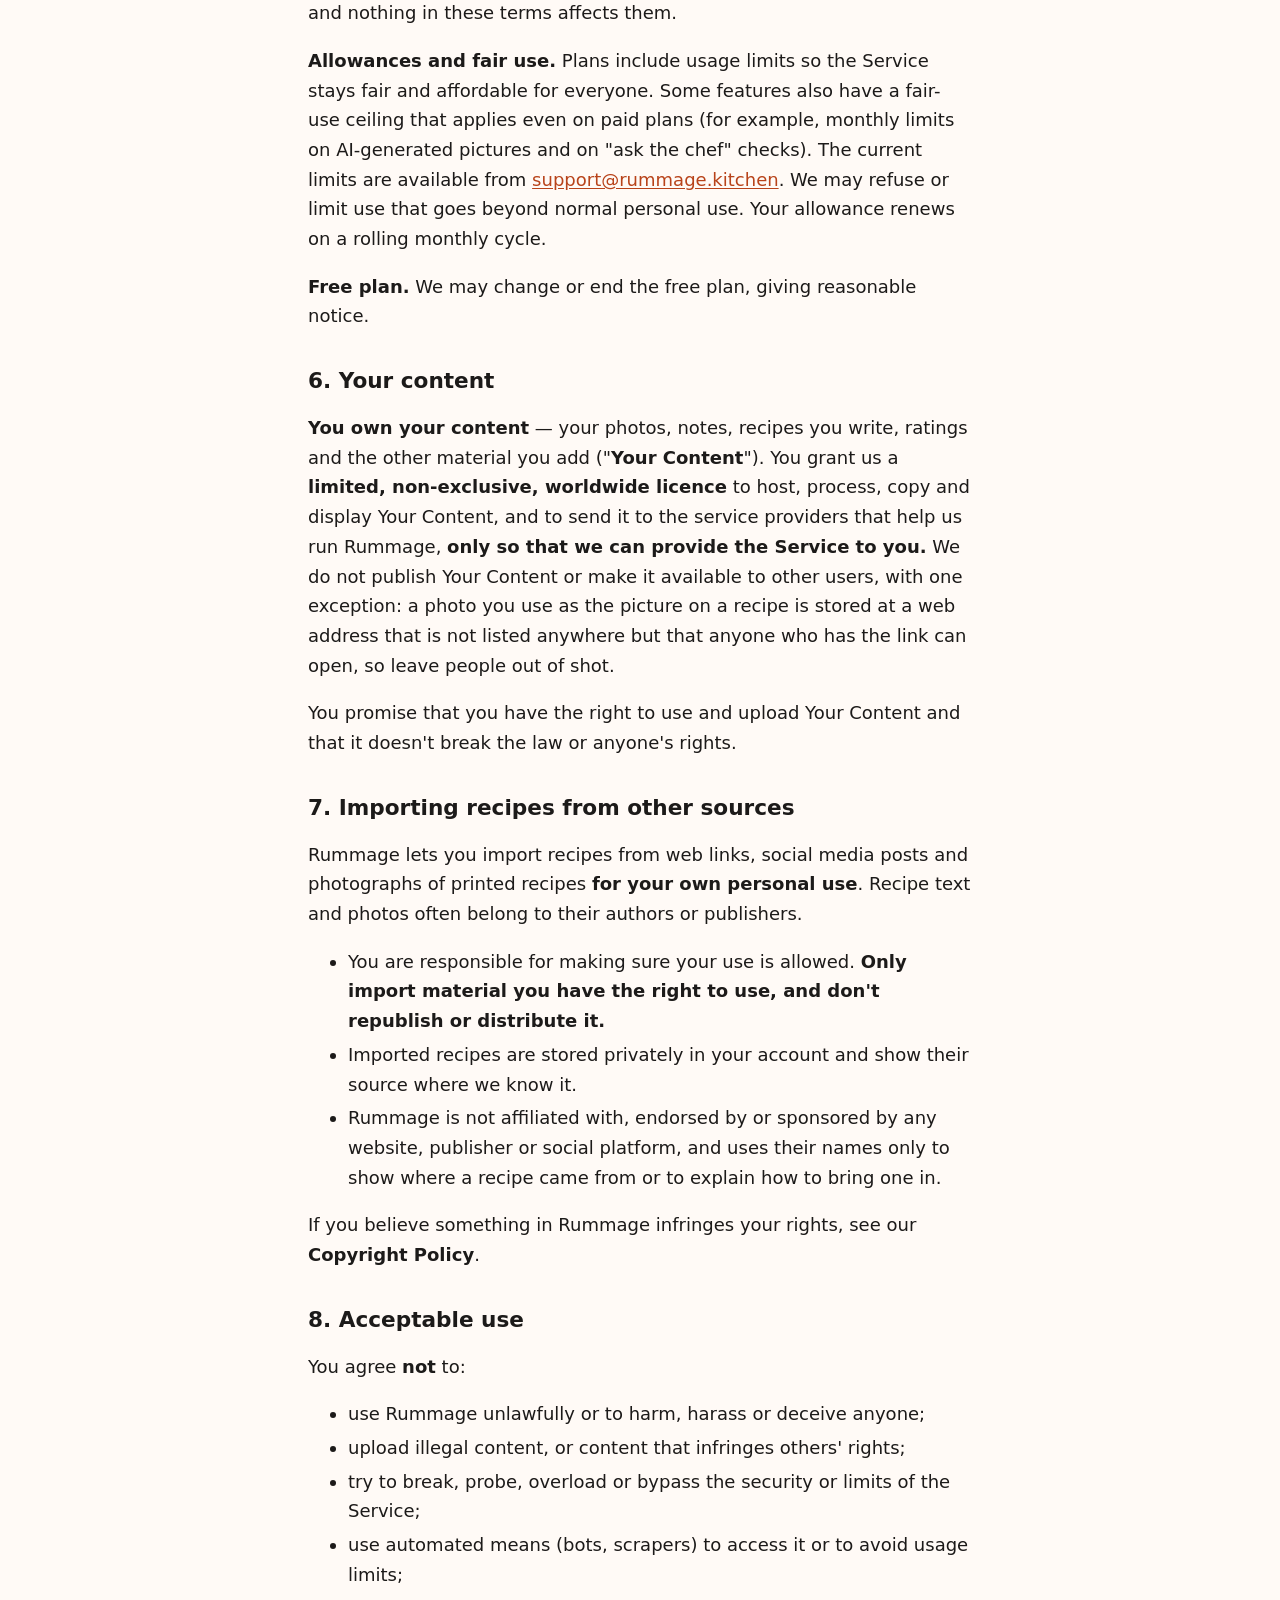
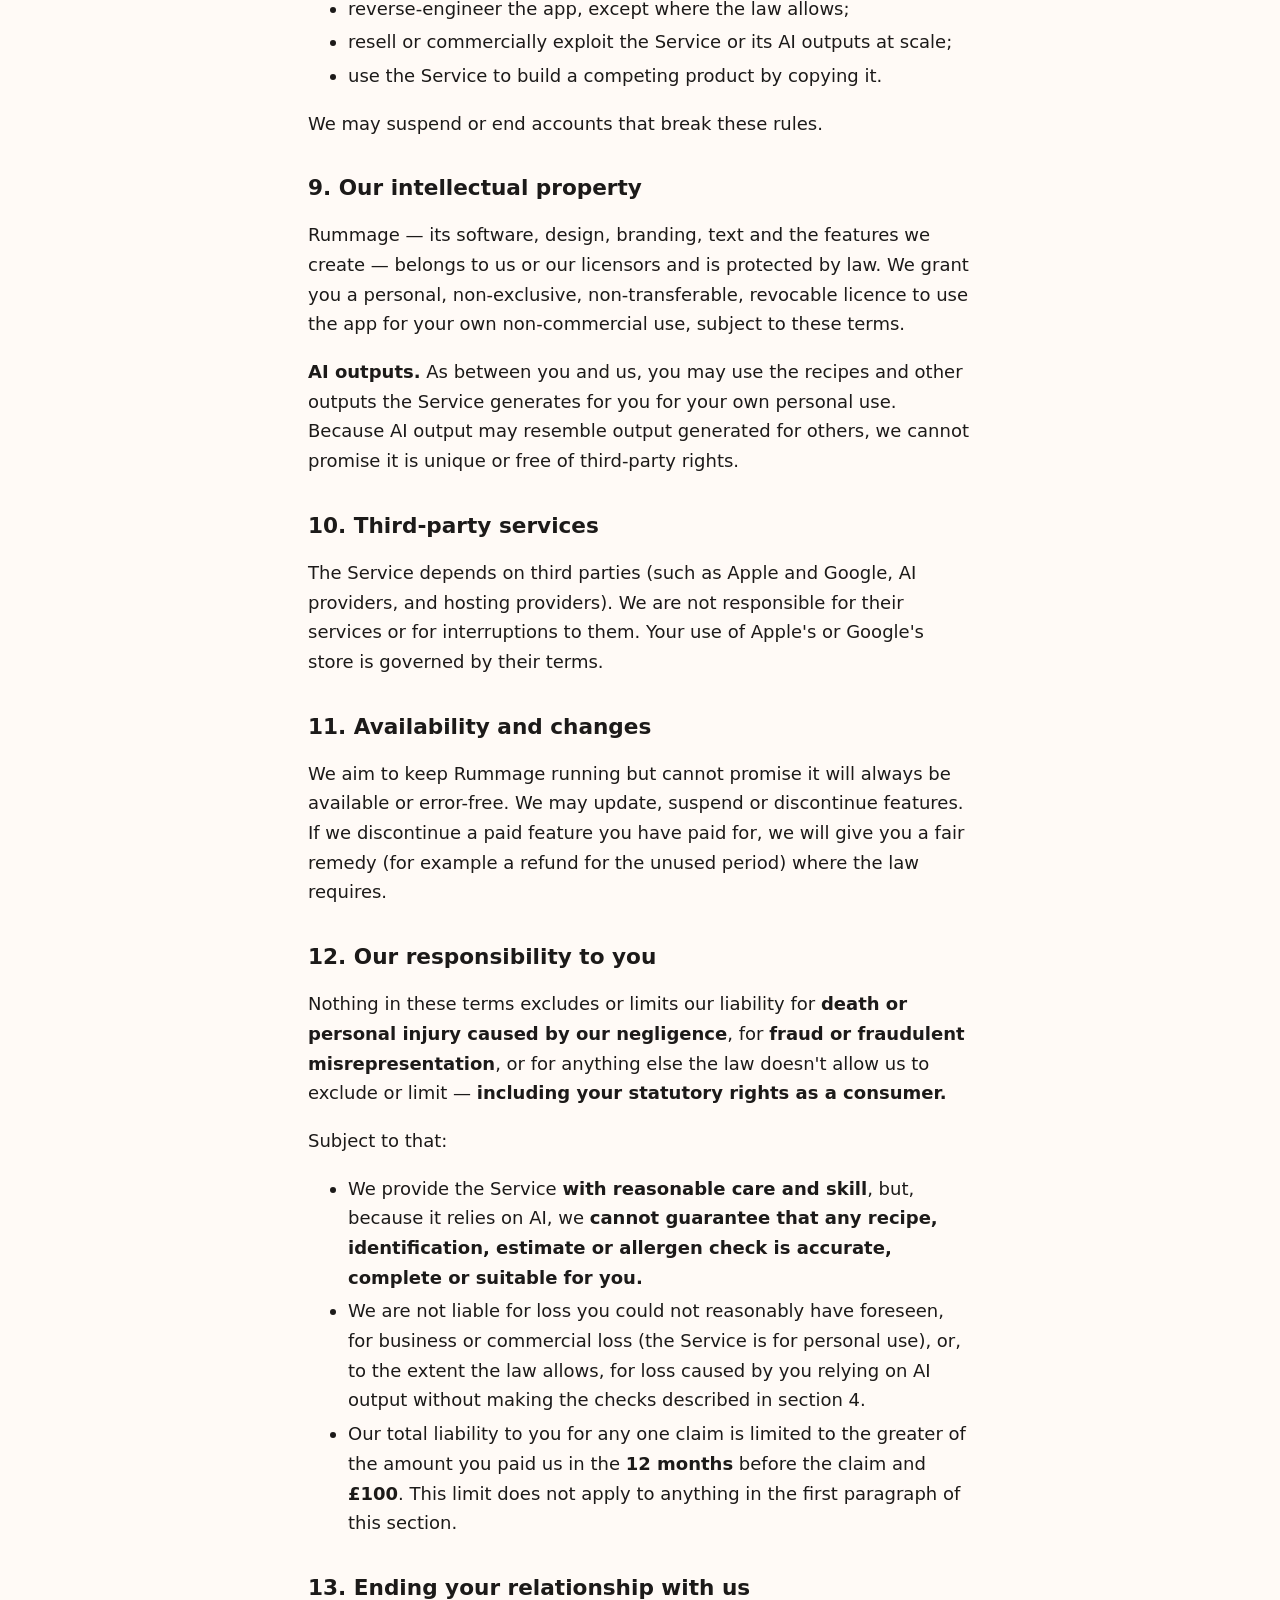
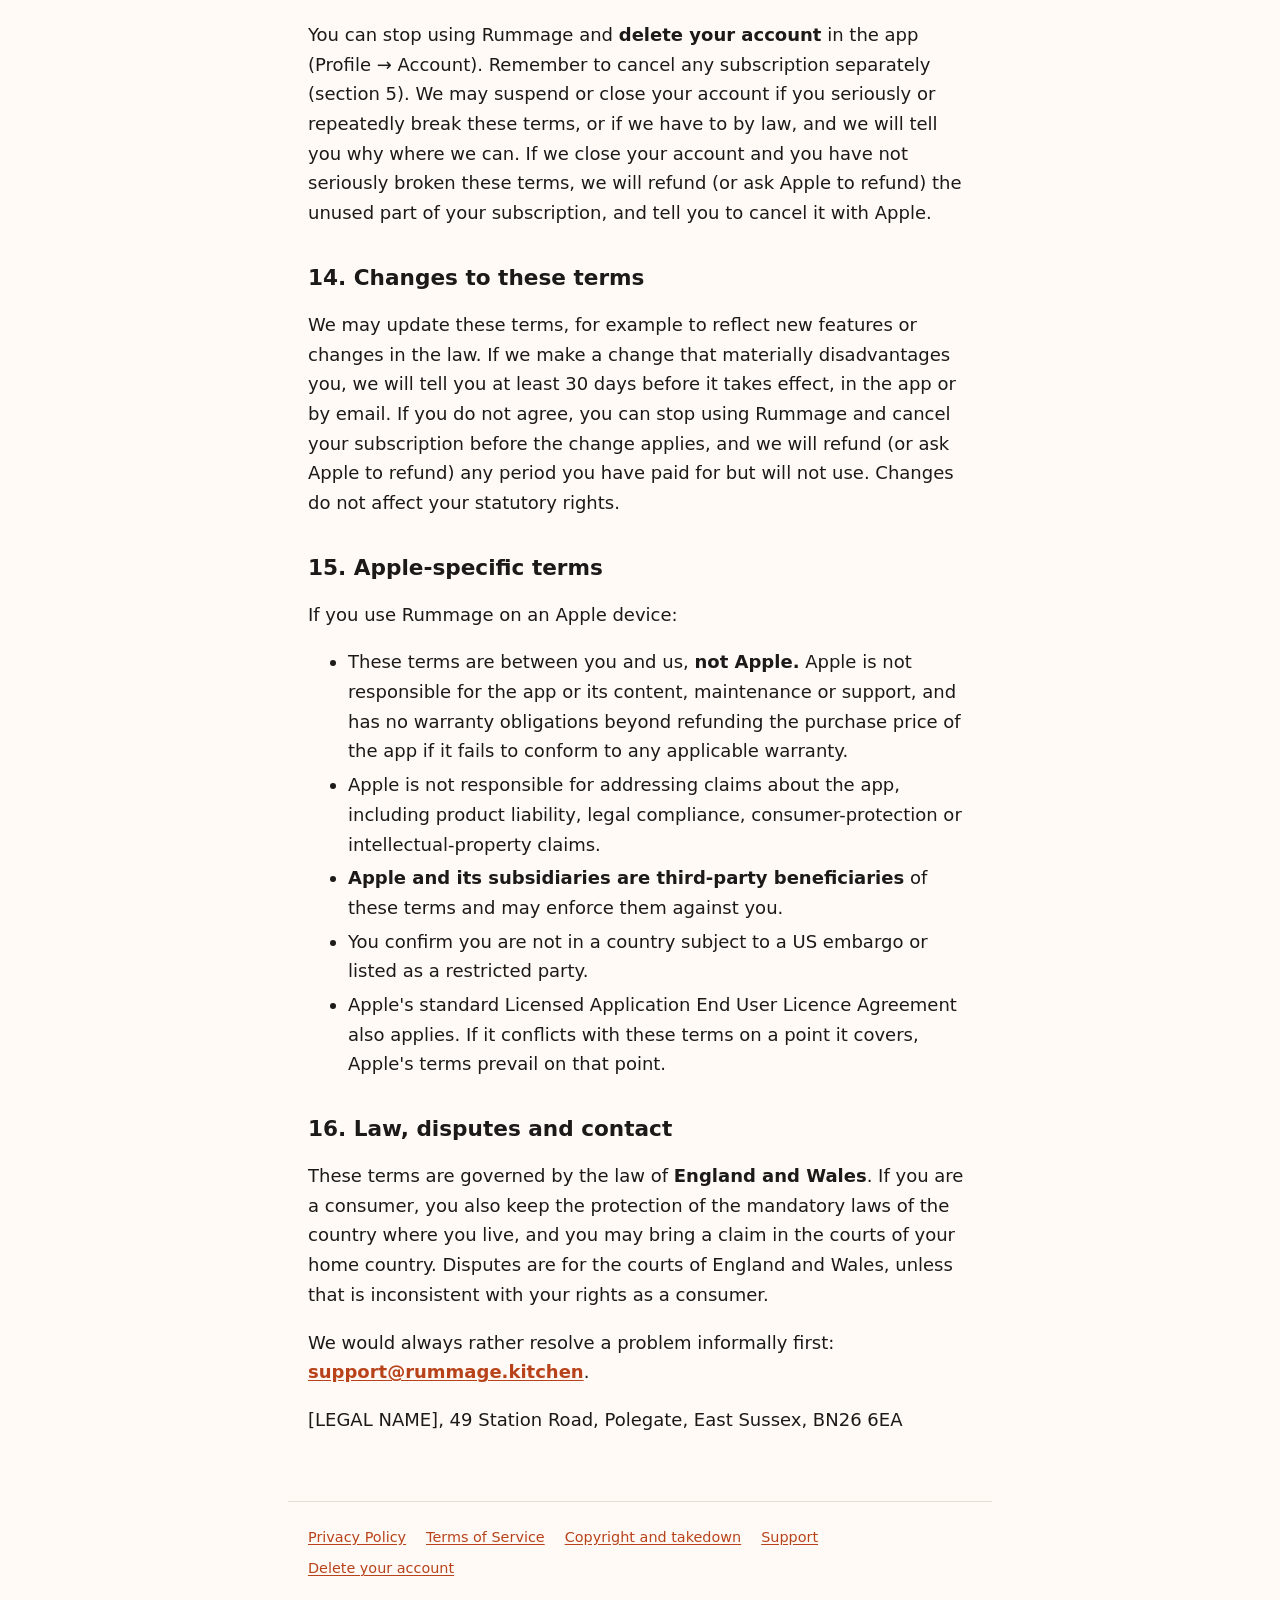
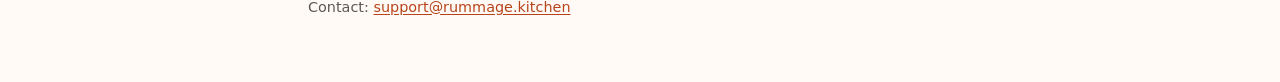
<file: terms/index.html>
<!doctype html>
<html lang="en-GB">
<head>
<meta charset="utf-8">
<meta name="viewport" content="width=device-width, initial-scale=1">
<title>Terms of Service — Rummage</title>
<meta name="description" content="The terms for using Rummage.">
<link rel="canonical" href="https://rummage.kitchen/terms/">
<meta name="color-scheme" content="light dark">
<link rel="stylesheet" href="/style.css">
</head>
<body>
<header><a class="brand" href="/">Rummage</a></header>
<main>
<h1>Rummage Terms of Service</h1>
<p><strong>Last updated:</strong> [DATE]</p>
<blockquote>
<p><strong>Draft.</strong> This document is being finalised and may change before Rummage launches.</p>
</blockquote>
<p>These terms are an agreement between you and <strong>[LEGAL NAME]</strong>, trading as Rummage
(&quot;<strong>we</strong>&quot;, &quot;<strong>us</strong>&quot;), of 49 Station Road, Polegate, East Sussex, BN26 6EA. They apply to the Rummage app and to
rummage.kitchen (the &quot;<strong>Service</strong>&quot;). By creating an account or using the Service you
agree to them. If you don&#39;t agree, please don&#39;t use Rummage.</p>
<p>Please also read our <strong>Privacy Policy</strong>, which explains how we use your data.</p>
<h2>1. Who can use Rummage</h2>
<p>You must be <strong>16 or over</strong>. You must give us accurate information and keep your login
details secure. You are responsible for what happens under your account.</p>
<h2>2. What Rummage does</h2>
<p>Rummage helps you decide what to cook from what you have: it can identify ingredients
from photos, suggest and write recipes using AI, track your pantry and use-by dates,
plan meals, build shopping lists, and guide you while you cook. Features may change
or be added or removed over time.</p>
<h2>3. AI-generated content — please read</h2>
<p>Recipes, ingredient identification, nutrition figures, cooking times, photos of dishes
and cooking feedback are produced by <strong>artificial intelligence</strong> and <strong>can be wrong</strong>.
They are suggestions, not professional advice. Images of dishes are AI-generated
illustrations and may not look exactly like the result you get. Use your own judgement
and check anything important.</p>
<h2>4. Allergies, diet and food safety — important</h2>
<p>Rummage lets you tell us about allergies and dietary needs and uses them to avoid
unsuitable recipes. <strong>This is a helpful filter, not a guarantee.</strong></p>
<ul>
<li>AI can miss an ingredient, mislabel a dish, or misread a photo. Our filters can fail.</li>
<li><strong>You must always check ingredient lists and product labels yourself</strong>, especially if
you or anyone you cook for has a food allergy or intolerance. If you have a serious
allergy, do not rely on Rummage alone.</li>
<li>Rummage <strong>cannot see cross-contamination or &quot;may contain&quot; warnings.</strong> It checks the
words in a recipe, not how a product was made or handled. Check the label of every
product you use, and tell anyone you cook for what is in the food.</li>
<li>If you or someone you cook for has a <strong>serious allergy</strong>, follow the advice of your
doctor or dietitian over anything Rummage tells you.</li>
<li>Shelf-life and &quot;use by&quot; estimates are rough guides based on general information, not
the date on the packet. <strong>The date printed on the product always takes priority.</strong> Do
not eat food you believe is unsafe because the app suggested it was fine.</li>
<li>Cooking times and temperatures are guidance. Follow safe food-handling practice,
including cooking meat, poultry and eggs thoroughly as appropriate.</li>
<li><strong>A photo cannot show whether meat, poultry, fish or eggs are cooked through.</strong> The
chef&#39;s check and &quot;Ask the chef&quot; can be wrong about this. Use a thermometer and follow
current Food Standards Agency guidance.</li>
<li>We <strong>cannot check</strong> whether a recipe is low-carb. We only ask the AI to
follow that choice, and the check on each recipe is a keyword check that can miss
things.</li>
<li>Rummage is <strong>not medical or dietary advice.</strong></li>
</ul>
<p>Nothing in these terms limits any responsibility we cannot lawfully limit (see
section 12).</p>
<h2>5. Plans, subscriptions and payment</h2>
<p><strong>Plans.</strong> Rummage has a free plan (&quot;<strong>Taster</strong>&quot;) and paid plans (&quot;<strong>Cook</strong>&quot; and
&quot;<strong>Chef</strong>&quot;). The current prices, billing periods and what each plan includes are shown
on the plan screen in the app <strong>before you buy</strong>. Where a plan has a monthly allowance
of &quot;AI actions&quot;, an AI action is one use of an AI-powered feature as described in the app.</p>
<p><strong>Billing.</strong> Subscriptions are bought <strong>through Apple</strong> (or, on Android, Google) and
are charged to your store account. We never receive your card details. Payment is
taken at confirmation of purchase.</p>
<p><strong>Automatic renewal.</strong> Subscriptions <strong>renew automatically</strong> for the same period at the
then-current price unless you cancel at least <strong>24 hours before the end of the current
period</strong>. You can manage or cancel in your device&#39;s subscription settings (on iPhone:
Settings → your name → Subscriptions). <strong>Deleting the app or your Rummage account does
not cancel your subscription</strong> — you must cancel it in your store account.</p>
<p><strong>Price changes.</strong> If we change a price we will give you notice as the store requires.
You can cancel before it applies.</p>
<p><strong>Refunds and your cancellation rights.</strong> Apple sells subscriptions to you, takes the
payment and handles refunds. If you are in the UK, Apple lets you cancel a purchase
within 14 days of receiving your receipt and get a refund, through
reportaproblem.apple.com. Outside that, Apple considers refund requests under its own
policies. If the Service is faulty, you also have rights against us under the Consumer
Rights Act 2015, and nothing in these terms affects them.</p>
<p><strong>Allowances and fair use.</strong> Plans include usage limits so the Service stays fair and
affordable for everyone. Some features also have a fair-use ceiling that applies even
on paid plans (for example, monthly limits on AI-generated pictures and on &quot;ask the
chef&quot; checks). The current limits are available from <a href="mailto:support@rummage.kitchen">support@rummage.kitchen</a>. We may
refuse or limit use that goes beyond normal personal use. Your allowance renews on a
rolling monthly cycle.</p>
<p><strong>Free plan.</strong> We may change or end the free plan, giving reasonable notice.</p>
<h2>6. Your content</h2>
<p><strong>You own your content</strong> — your photos, notes, recipes you write, ratings and the other
material you add (&quot;<strong>Your Content</strong>&quot;). You grant us a <strong>limited, non-exclusive,
worldwide licence</strong> to host, process, copy and display Your Content, and to send it to
the service providers that help us run Rummage, <strong>only so that we can provide the
Service to you.</strong> We do not publish Your Content or make it available to other users,
with one exception: a photo you use as the picture on a recipe is stored at a web
address that is not listed anywhere but that anyone who has the link can open, so leave
people out of shot.</p>
<p>You promise that you have the right to use and upload Your Content and that it doesn&#39;t
break the law or anyone&#39;s rights.</p>
<h2>7. Importing recipes from other sources</h2>
<p>Rummage lets you import recipes from web links, social media posts and photographs of
printed recipes <strong>for your own personal use</strong>. Recipe text and photos often belong to
their authors or publishers.</p>
<ul>
<li>You are responsible for making sure your use is allowed. <strong>Only import material you
have the right to use, and don&#39;t republish or distribute it.</strong></li>
<li>Imported recipes are stored privately in your account and show their source where
we know it.</li>
<li>Rummage is not affiliated with, endorsed by or sponsored by any website, publisher
or social platform, and uses their names only to show where a recipe came from or to
explain how to bring one in.</li>
</ul>
<p>If you believe something in Rummage infringes your rights, see our <strong>Copyright
Policy</strong>.</p>
<h2>8. Acceptable use</h2>
<p>You agree <strong>not</strong> to:</p>
<ul>
<li>use Rummage unlawfully or to harm, harass or deceive anyone;</li>
<li>upload illegal content, or content that infringes others&#39; rights;</li>
<li>try to break, probe, overload or bypass the security or limits of the Service;</li>
<li>use automated means (bots, scrapers) to access it or to avoid usage limits;</li>
<li>reverse-engineer the app, except where the law allows;</li>
<li>resell or commercially exploit the Service or its AI outputs at scale;</li>
<li>use the Service to build a competing product by copying it.</li>
</ul>
<p>We may suspend or end accounts that break these rules.</p>
<h2>9. Our intellectual property</h2>
<p>Rummage — its software, design, branding, text and the features we create — belongs to
us or our licensors and is protected by law. We grant you a personal, non-exclusive,
non-transferable, revocable licence to use the app for your own non-commercial use,
subject to these terms.</p>
<p><strong>AI outputs.</strong> As between you and us, you may use the recipes and other outputs the
Service generates for you for your own personal use. Because AI output may resemble
output generated for others, we cannot promise it is unique or free of third-party
rights.</p>
<h2>10. Third-party services</h2>
<p>The Service depends on third parties (such as Apple and Google, AI providers, and
hosting providers). We are not responsible for their services or for interruptions to
them. Your use of Apple&#39;s or Google&#39;s store is governed by their terms.</p>
<h2>11. Availability and changes</h2>
<p>We aim to keep Rummage running but cannot promise it will always be available or
error-free. We may update, suspend or discontinue features. If we discontinue a paid
feature you have paid for, we will give you a fair remedy (for example a refund for the
unused period) where the law requires.</p>
<h2>12. Our responsibility to you</h2>
<p>Nothing in these terms excludes or limits our liability for <strong>death or personal injury
caused by our negligence</strong>, for <strong>fraud or fraudulent misrepresentation</strong>, or for
anything else the law doesn&#39;t allow us to exclude or limit — <strong>including your statutory
rights as a consumer.</strong></p>
<p>Subject to that:</p>
<ul>
<li>We provide the Service <strong>with reasonable care and skill</strong>, but, because it relies on AI,
we <strong>cannot guarantee that any recipe, identification, estimate or allergen check is
accurate, complete or suitable for you.</strong></li>
<li>We are not liable for loss you could not reasonably have foreseen, for business or
commercial loss (the Service is for personal use), or, to the extent the law allows,
for loss caused by you relying on AI output without making the checks described in
section 4.</li>
<li>Our total liability to you for any one claim is limited to the greater of the amount
you paid us in the <strong>12 months</strong> before the claim and <strong>£100</strong>. This limit does not
apply to anything in the first paragraph of this section.</li>
</ul>
<h2>13. Ending your relationship with us</h2>
<p>You can stop using Rummage and <strong>delete your account</strong> in the app (Profile → Account).
Remember to cancel any subscription separately (section 5). We may suspend or close
your account if you seriously or repeatedly break these terms, or if we have to by law,
and we will tell you why where we can. If we close your account and you have not
seriously broken these terms, we will refund (or ask Apple to refund) the unused part of
your subscription, and tell you to cancel it with Apple.</p>
<h2>14. Changes to these terms</h2>
<p>We may update these terms, for example to reflect new features or changes in the law. If
we make a change that materially disadvantages you, we will tell you at least 30 days
before it takes effect, in the app or by email. If you do not agree, you can stop using
Rummage and cancel your subscription before the change applies, and we will refund (or
ask Apple to refund) any period you have paid for but will not use. Changes do not
affect your statutory rights.</p>
<h2>15. Apple-specific terms</h2>
<p>If you use Rummage on an Apple device:</p>
<ul>
<li>These terms are between you and us, <strong>not Apple.</strong> Apple is not responsible for the
app or its content, maintenance or support, and has no warranty obligations beyond
refunding the purchase price of the app if it fails to conform to any applicable
warranty.</li>
<li>Apple is not responsible for addressing claims about the app, including product
liability, legal compliance, consumer-protection or intellectual-property claims.</li>
<li><strong>Apple and its subsidiaries are third-party beneficiaries</strong> of these terms and may
enforce them against you.</li>
<li>You confirm you are not in a country subject to a US embargo or listed as a
restricted party.</li>
<li>Apple&#39;s standard Licensed Application End User Licence Agreement also applies. If it
conflicts with these terms on a point it covers, Apple&#39;s terms prevail on that point.</li>
</ul>
<h2>16. Law, disputes and contact</h2>
<p>These terms are governed by the law of <strong>England and Wales</strong>. If you are a consumer, you
also keep the protection of the mandatory laws of the country where you live, and you
may bring a claim in the courts of your home country. Disputes are for the courts of
England and Wales, unless that is inconsistent with your rights as a consumer.</p>
<p>We would always rather resolve a problem informally first: <strong><a href="mailto:support@rummage.kitchen">support@rummage.kitchen</a></strong>.</p>
<p>[LEGAL NAME], 49 Station Road, Polegate, East Sussex, BN26 6EA</p>

</main>
<footer>
<nav aria-label="Footer">
<a href="/privacy/">Privacy Policy</a>
<a href="/terms/">Terms of Service</a>
<a href="/copyright/">Copyright and takedown</a>
<a href="/support/">Support</a>
<a href="/delete-account/">Delete your account</a>
</nav>
<p>Contact: <a href="mailto:support@rummage.kitchen">support@rummage.kitchen</a></p>
</footer>
</body>
</html>
</file>
<file: style.css>
:root {
  --bg: #fffaf6;
  --text: #1c1a19;
  --muted: #5e5853;
  --accent: #b8431a;
  --line: #e6ddd5;
  --card: #fff;
  --warn-bg: #fff3d6;
  --warn-line: #e3b341;
}
@media (prefers-color-scheme: dark) {
  :root {
    --bg: #161413;
    --text: #f1ece7;
    --muted: #b3aaa2;
    --accent: #ff8a5c;
    --line: #36302c;
    --card: #1f1c1a;
    --warn-bg: #3a2f10;
    --warn-line: #8a6d1b;
  }
}
* { box-sizing: border-box; }
html { -webkit-text-size-adjust: 100%; }
body {
  margin: 0;
  background: var(--bg);
  color: var(--text);
  font: 17px/1.65 system-ui, -apple-system, "Segoe UI", Roboto, sans-serif;
}
header, main, footer { max-width: 44rem; margin: 0 auto; padding: 0 1.25rem; }
header { padding-top: 1.5rem; padding-bottom: 1rem; border-bottom: 1px solid var(--line); }
header a.brand { color: var(--text); font-weight: 800; font-size: 1.25rem; text-decoration: none; letter-spacing: -0.01em; }
main { padding-top: 1.5rem; padding-bottom: 3rem; }
footer { padding-top: 1.5rem; padding-bottom: 3rem; border-top: 1px solid var(--line); color: var(--muted); font-size: 0.9rem; }
footer nav { display: flex; flex-wrap: wrap; gap: 0.5rem 1.25rem; margin-bottom: 0.75rem; }
h1 { font-size: 2rem; line-height: 1.2; letter-spacing: -0.02em; margin: 1rem 0 0.5rem; }
h2 { font-size: 1.35rem; line-height: 1.3; margin: 2.25rem 0 0.5rem; }
h3 { font-size: 1.1rem; margin: 1.5rem 0 0.25rem; }
a { color: var(--accent); text-underline-offset: 2px; }
blockquote {
  margin: 1.25rem 0;
  padding: 0.75rem 1rem;
  background: var(--warn-bg);
  border-left: 4px solid var(--warn-line);
  border-radius: 6px;
}
blockquote p { margin: 0.4rem 0; }
table { border-collapse: collapse; width: 100%; margin: 1rem 0; font-size: 0.95rem; display: block; overflow-x: auto; }
th, td { text-align: left; padding: 0.5rem 0.75rem; border: 1px solid var(--line); vertical-align: top; }
th { background: var(--card); }
code { font: 0.9em ui-monospace, SFMono-Regular, Menlo, monospace; background: var(--card); padding: 0.1em 0.3em; border-radius: 4px; }
hr { border: 0; border-top: 1px solid var(--line); margin: 2rem 0; }
li { margin: 0.25rem 0; }
:focus-visible { outline: 3px solid var(--accent); outline-offset: 2px; }
@media (min-width: 700px) { body { font-size: 18px; } h1 { font-size: 2.4rem; } }
</file>
